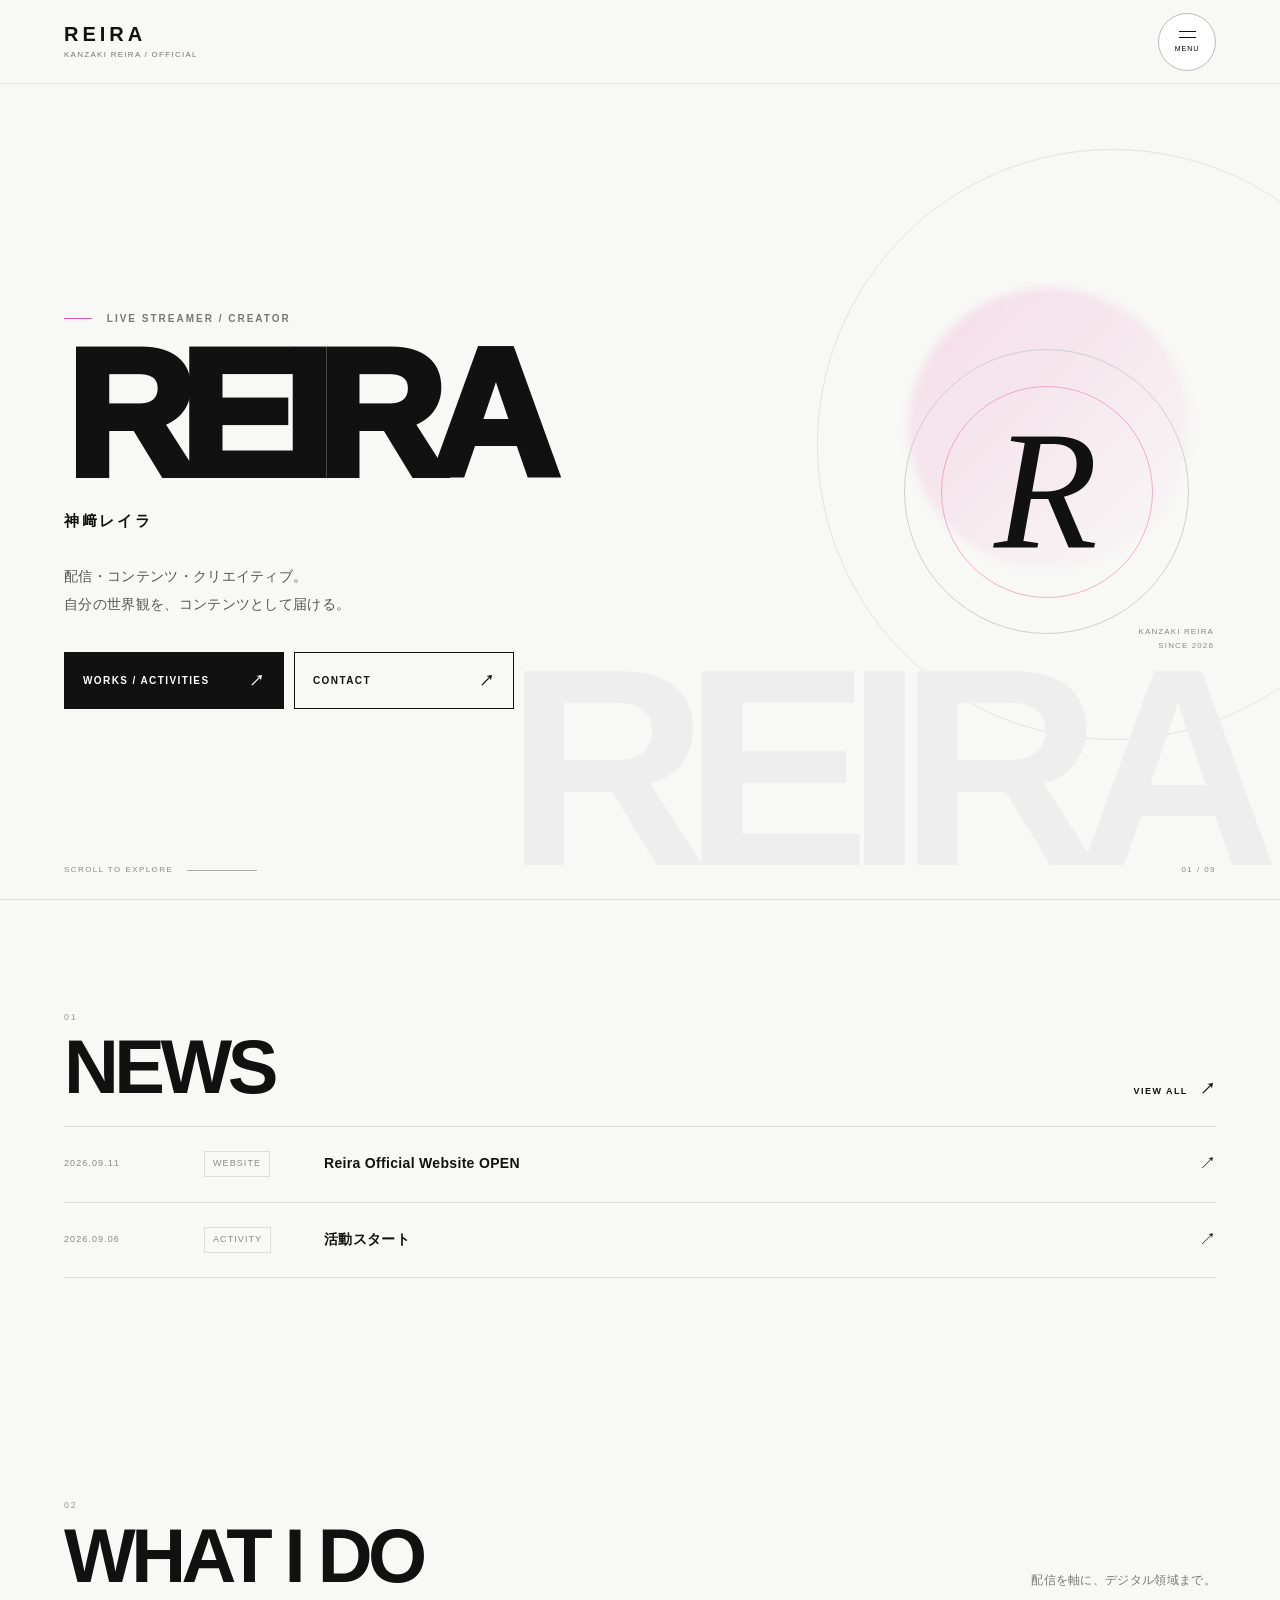
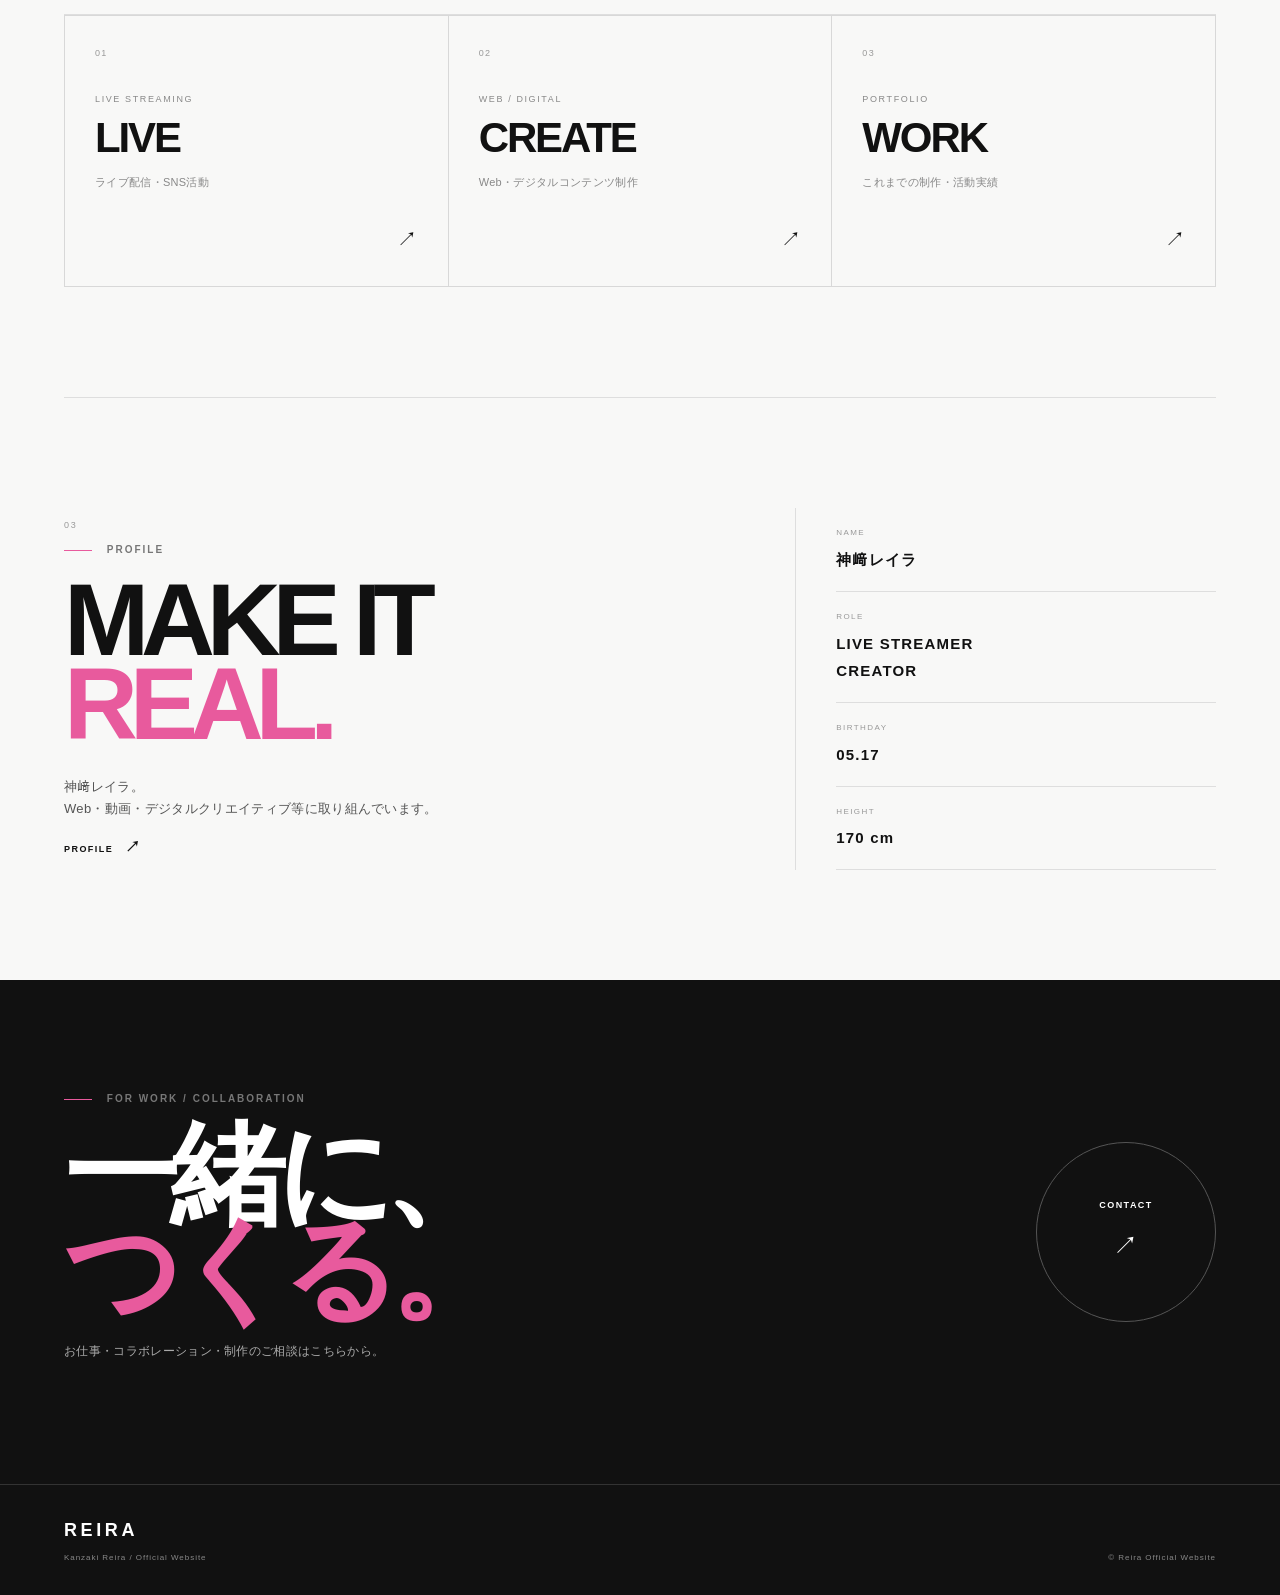
<file: index.html>
<!DOCTYPE html>
<html lang="ja">
<head>
    <meta charset="UTF-8">
    <meta name="viewport" content="width=device-width, initial-scale=1.0">
    <meta name="description" content="神﨑レイラ Official Website｜LIVE STREAMER / CREATOR">
    <title>Reira | Official Website</title>
    <link rel="stylesheet" href="index.css">
</head>
<body>

<header class="site-header">
    <a href="index.html" class="brand" aria-label="Reira Official Website">
        <span class="brand-main">REIRA</span>
        <span class="brand-sub">KANZAKI REIRA / OFFICIAL</span>
    </a>

    <button class="menu-button" type="button" aria-label="メニューを開く" aria-expanded="false">
        <span></span><span></span>
        <small>MENU</small>
    </button>

    <nav class="menu-panel" aria-label="メインメニュー">
        <a href="index.html"><b>01</b>TOP</a>
        <a href="profile.html"><b>02</b>PROFILE</a>
        <a href="blog.html"><b>03</b>BLOG</a>
        <a href="news.html"><b>04</b>NEWS</a>
        <a href="schedule.html"><b>05</b>SCHEDULE</a>
        <a href="works.html"><b>06</b>WORKS / ACTIVITIES</a>
        <a href="portfolio.html"><b>07</b>PORTFOLIO</a>
        <a href="sns.html"><b>08</b>SNS</a>
        <a href="contact.html"><b>09</b>CONTACT</a>
    </nav>
</header>

<main>

    <section class="hero">
        <div class="hero-bg-text" aria-hidden="true">REIRA</div>

        <div class="hero-inner">
            <div class="hero-copy">
                <p class="eyebrow"><span></span> LIVE STREAMER / CREATOR</p>
                <h1>REIRA</h1>
                <p class="hero-name">神﨑レイラ</p>

                <p class="hero-lead">
                    配信・コンテンツ・クリエイティブ。<br>
                    自分の世界観を、コンテンツとして届ける。
                </p>

                <div class="hero-actions">
                    <a href="works.html" class="btn btn-dark">WORKS / ACTIVITIES <span>↗</span></a>
                    <a href="contact.html" class="btn btn-line">CONTACT <span>↗</span></a>
                </div>
            </div>

            <div class="hero-mark" aria-hidden="true">
                <div class="mark-ring"></div>
                <div class="mark-letter">R</div>
                <div class="mark-caption">Kanzaki Reira<br>Since 2026</div>
            </div>
        </div>

        <div class="hero-bottom">
            <span>SCROLL TO EXPLORE</span>
            <span class="scroll-line"></span>
            <span>01 / 09</span>
        </div>
    </section>

    <section class="updates section">
        <div class="section-head">
            <div>
                <p class="section-index">01</p>
                <h2>NEWS</h2>
            </div>
            <a href="news.html" class="view-all">VIEW ALL <span>↗</span></a>
        </div>

        <div class="news-list">
            <a class="news-item" href="news.html">
                <time datetime="2026-09-11">2026.09.11</time>
                <span class="news-tag">WEBSITE</span>
                <strong>Reira Official Website OPEN</strong>
                <span class="arrow">↗</span>
            </a>
            <a class="news-item" href="news.html">
                <time datetime="2026-09-06">2026.09.06</time>
                <span class="news-tag">ACTIVITY</span>
                <strong>活動スタート</strong>
                <span class="arrow">↗</span>
            </a>
        </div>
    </section>

    <section class="what section">
        <div class="section-head">
            <div>
                <p class="section-index">02</p>
                <h2>WHAT I DO</h2>
            </div>
            <p class="section-note">配信を軸に、デジタル領域まで。</p>
        </div>

        <div class="service-grid">
            <a href="works.html" class="service-card">
                <span class="service-no">01</span>
                <div>
                    <p>LIVE STREAMING</p>
                    <h3>LIVE</h3>
                    <span>ライブ配信・SNS活動</span>
                </div>
                <span class="service-arrow">↗</span>
            </a>

            <a href="works.html" class="service-card">
                <span class="service-no">02</span>
                <div>
                    <p>WEB / DIGITAL</p>
                    <h3>CREATE</h3>
                    <span>Web・デジタルコンテンツ制作</span>
                </div>
                <span class="service-arrow">↗</span>
            </a>

            <a href="portfolio.html" class="service-card">
                <span class="service-no">03</span>
                <div>
                    <p>PORTFOLIO</p>
                    <h3>WORK</h3>
                    <span>これまでの制作・活動実績</span>
                </div>
                <span class="service-arrow">↗</span>
            </a>
        </div>
    </section>

    <section class="about section">
        <div class="about-copy">
            <p class="section-index">03</p>
            <p class="eyebrow"><span></span> PROFILE</p>
            <h2>MAKE IT<br><em>REAL.</em></h2>
            <p>
                神﨑レイラ。<br>
                Web・動画・デジタルクリエイティブ等に取り組んでいます。
            </p>
            <a href="profile.html" class="text-link">PROFILE <span>↗</span></a>
        </div>

        <div class="profile-mini">
            <div><small>NAME</small><strong>神﨑レイラ</strong></div>
            <div><small>ROLE</small><strong>LIVE STREAMER<br>CREATOR</strong></div>
            <div><small>BIRTHDAY</small><strong>05.17</strong></div>
            <div><small>HEIGHT</small><strong>170 cm</strong></div>
        </div>
    </section>

    <section class="work-cta">
        <div>
            <p class="eyebrow"><span></span> FOR WORK / COLLABORATION</p>
            <h2>一緒に、<br><em>つくる。</em></h2>
            <p>お仕事・コラボレーション・制作のご相談はこちらから。</p>
        </div>
        <a href="contact.html" class="cta-circle">
            <span>CONTACT</span>
            <b>↗</b>
        </a>
    </section>

</main>

<footer class="site-footer">
    <div>
        <strong>REIRA</strong>
        <span>Kanzaki Reira / Official Website</span>
    </div>
    <small>© Reira Official Website</small>
</footer>

<script>
document.addEventListener("DOMContentLoaded", () => {
    const button = document.querySelector(".menu-button");
    const panel = document.querySelector(".menu-panel");
    if (!button || !panel) return;

    button.addEventListener("click", (e) => {
        e.stopPropagation();
        const open = panel.classList.toggle("open");
        button.setAttribute("aria-expanded", String(open));
    });

    panel.addEventListener("click", (e) => e.stopPropagation());

    document.addEventListener("click", () => {
        panel.classList.remove("open");
        button.setAttribute("aria-expanded", "false");
    });

    document.addEventListener("keydown", (e) => {
        if (e.key === "Escape") {
            panel.classList.remove("open");
            button.setAttribute("aria-expanded", "false");
        }
    });
});
</script>
</body>
</html>
</file>
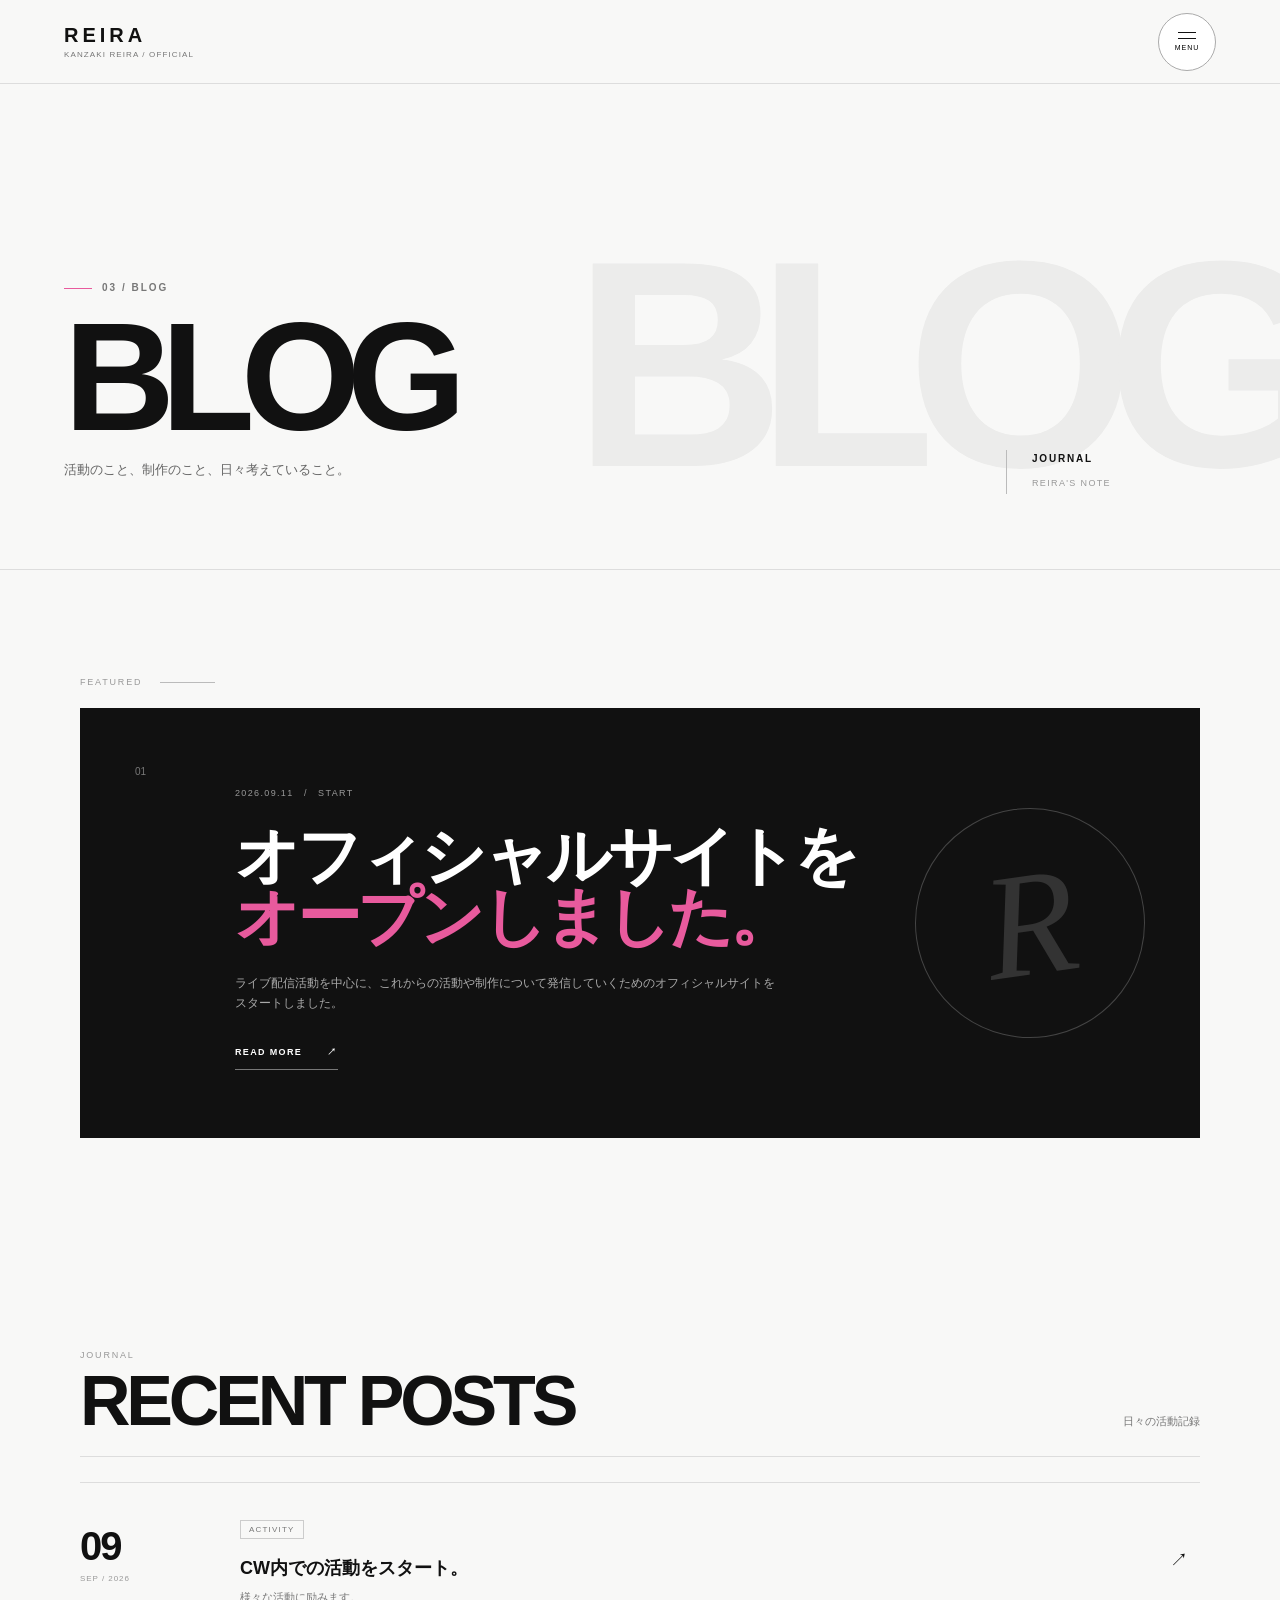
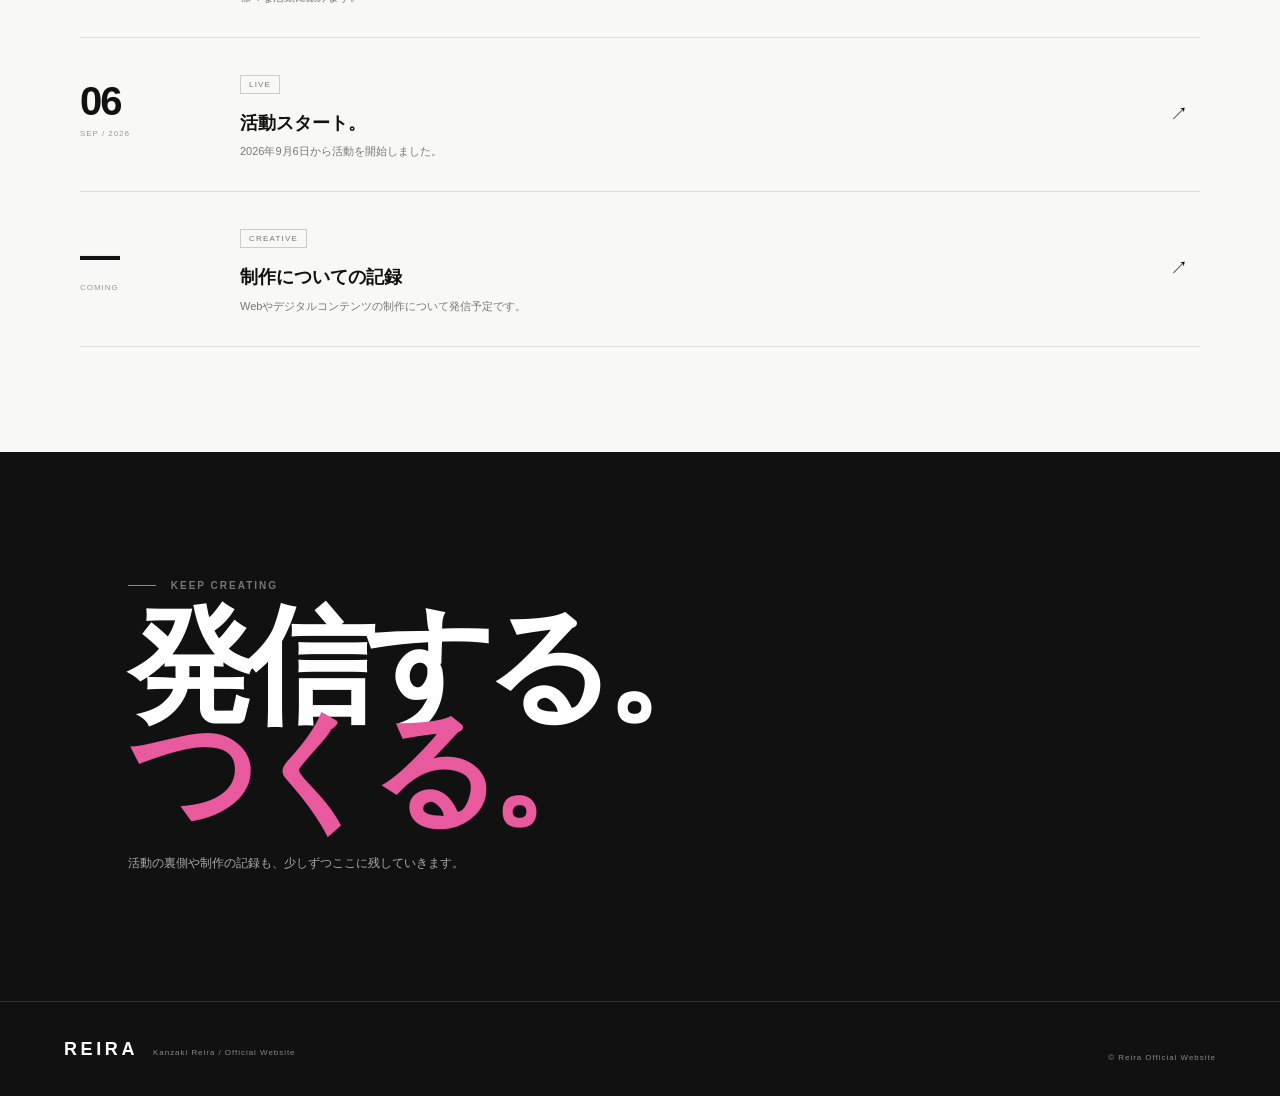
<file: blog.html>
<!DOCTYPE html>
<html lang="ja">
<head>
<meta charset="UTF-8">
<meta name="viewport" content="width=device-width, initial-scale=1.0">
<meta name="description" content="神﨑レイラ Blog｜活動・制作・日々の発信">
<title>BLOG | Reira Official Website</title>
<link rel="stylesheet" href="blog.css">
</head>
<body>
<header class="site-header">
<a href="index.html" class="brand"><span class="brand-main">REIRA</span><span class="brand-sub">KANZAKI REIRA / OFFICIAL</span></a>
<button class="menu-button" type="button" aria-label="メニュー" aria-expanded="false"><span></span><span></span><small>MENU</small></button>
<nav class="menu-panel">
<a href="index.html"><b>01</b>TOP</a><a href="profile.html"><b>02</b>PROFILE</a><a href="blog.html"><b>03</b>BLOG</a><a href="news.html"><b>04</b>NEWS</a><a href="schedule.html"><b>05</b>SCHEDULE</a><a href="works.html"><b>06</b>WORKS / ACTIVITIES</a><a href="portfolio.html"><b>07</b>PORTFOLIO</a><a href="sns.html"><b>08</b>SNS</a><a href="contact.html"><b>09</b>CONTACT</a>
</nav>
</header>

<main>
<section class="blog-hero">
<div><p class="eyebrow"><span></span>03 / BLOG</p><h1>BLOG</h1><p>活動のこと、制作のこと、日々考えていること。</p></div>
<div class="hero-count"><strong>JOURNAL</strong><span>REIRA'S NOTE</span></div>
</section>

<section class="featured">
<div class="section-label"><span>FEATURED</span><i></i></div>
<article class="featured-card">
<div class="featured-number">01</div>
<div class="featured-content">
<p class="meta">2026.09.11　/　START</p>
<h2>オフィシャルサイトを<br><em>オープンしました。</em></h2>
<p class="summary">ライブ配信活動を中心に、これからの活動や制作について発信していくためのオフィシャルサイトをスタートしました。</p>
<a href="#" class="read">READ MORE <span>↗</span></a>
</div>
<div class="featured-mark">R</div>
</article>
</section>

<section class="articles">
<div class="section-head"><div><p>JOURNAL</p><h2>RECENT POSTS</h2></div><span>日々の活動記録</span></div>
<div class="post-list">
<article class="post"><div class="post-date"><strong>09</strong><span>SEP / 2026</span></div><div class="post-body"><span class="tag">ACTIVITY</span><h3>CW内での活動をスタート。</h3><p>様々な活動に励みます。</p></div><span class="post-arrow">↗</span></article>
<article class="post"><div class="post-date"><strong>06</strong><span>SEP / 2026</span></div><div class="post-body"><span class="tag">LIVE</span><h3>活動スタート。</h3><p>2026年9月6日から活動を開始しました。</p></div><span class="post-arrow">↗</span></article>
<article class="post"><div class="post-date"><strong>—</strong><span>COMING</span></div><div class="post-body"><span class="tag">CREATIVE</span><h3>制作についての記録</h3><p>Webやデジタルコンテンツの制作について発信予定です。</p></div><span class="post-arrow">↗</span></article>
</div>
</section>

<section class="blog-message">
<p class="eyebrow"><span></span> KEEP CREATING</p>
<h2>発信する。<br><em>つくる。</em></h2>
<p>活動の裏側や制作の記録も、少しずつここに残していきます。</p>
</section>
</main>

<footer><div><strong>REIRA</strong><span>Kanzaki Reira / Official Website</span></div><small>© Reira Official Website</small></footer>

<script>
document.addEventListener("DOMContentLoaded",()=>{const b=document.querySelector(".menu-button"),p=document.querySelector(".menu-panel");b.addEventListener("click",e=>{e.stopPropagation();const o=p.classList.toggle("open");b.setAttribute("aria-expanded",o)});p.addEventListener("click",e=>e.stopPropagation());document.addEventListener("click",()=>{p.classList.remove("open");b.setAttribute("aria-expanded","false")})});
</script>
</body>
</html>
</file>
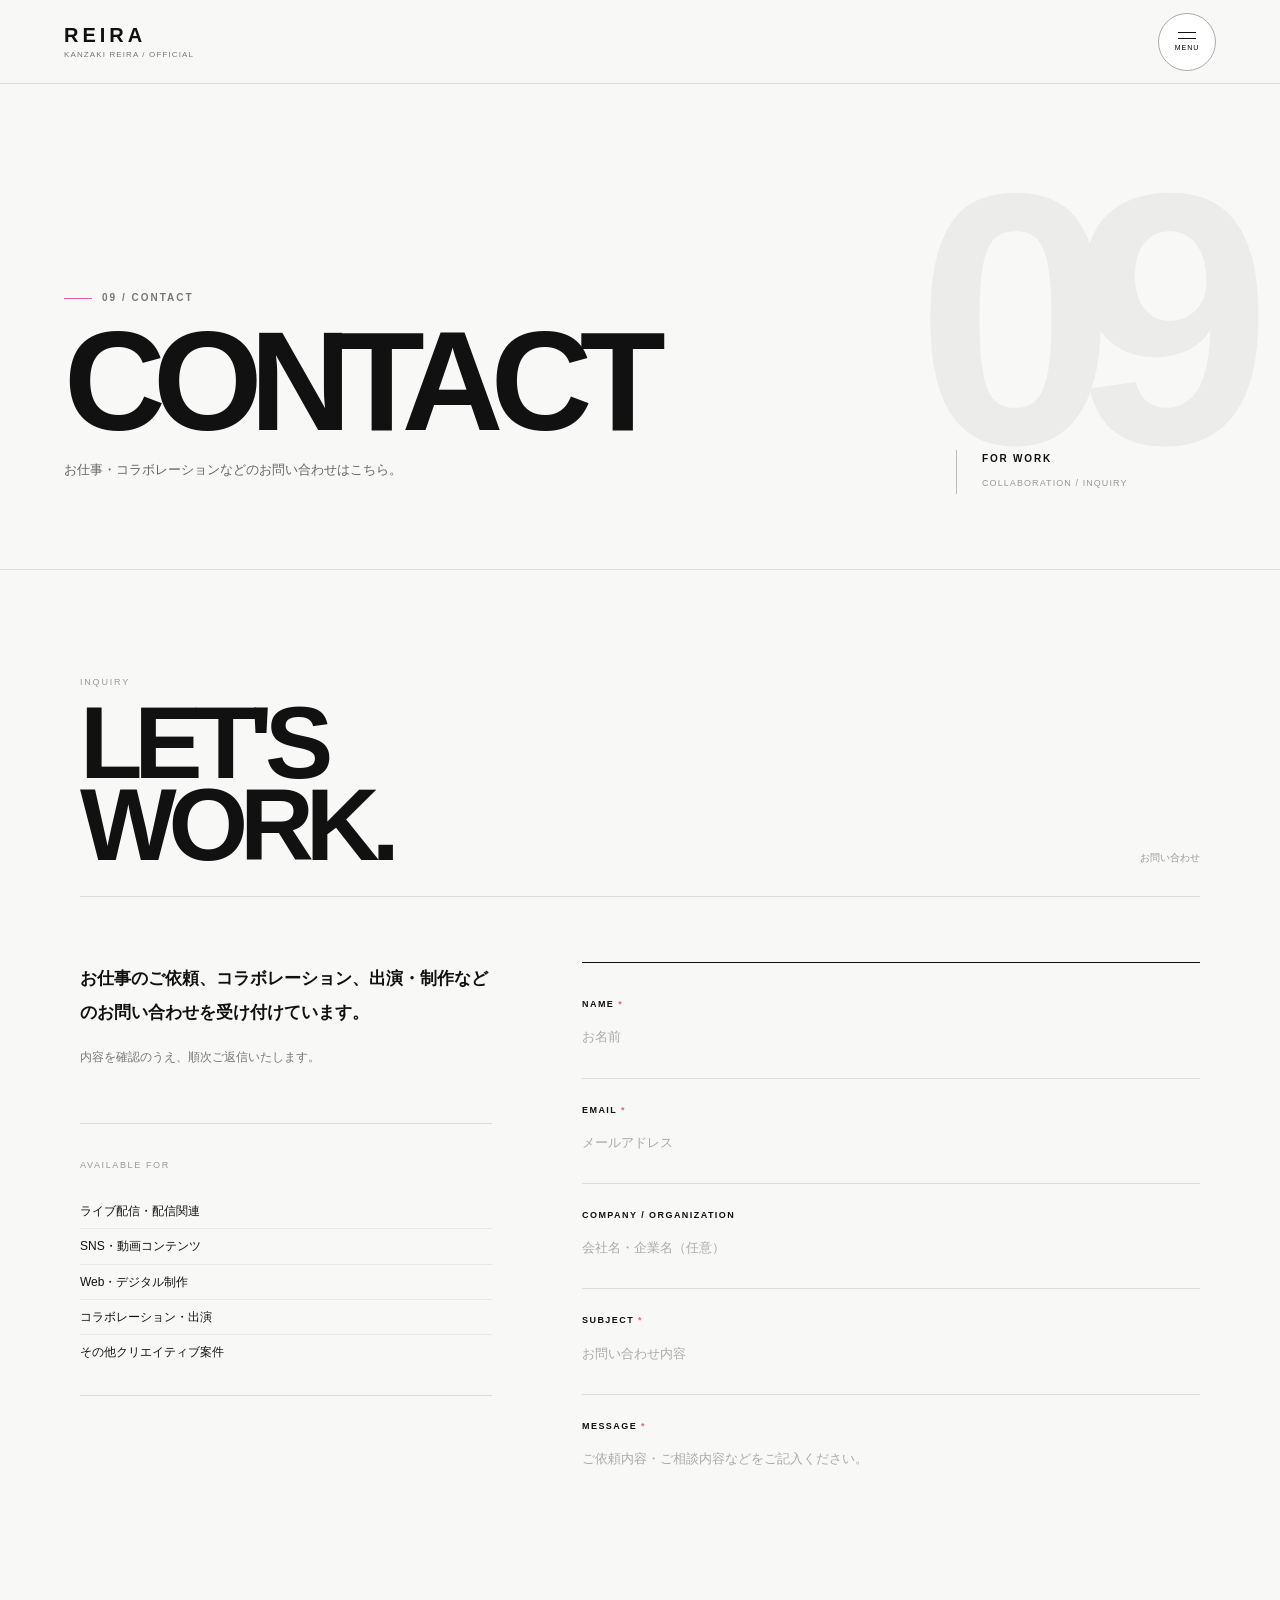
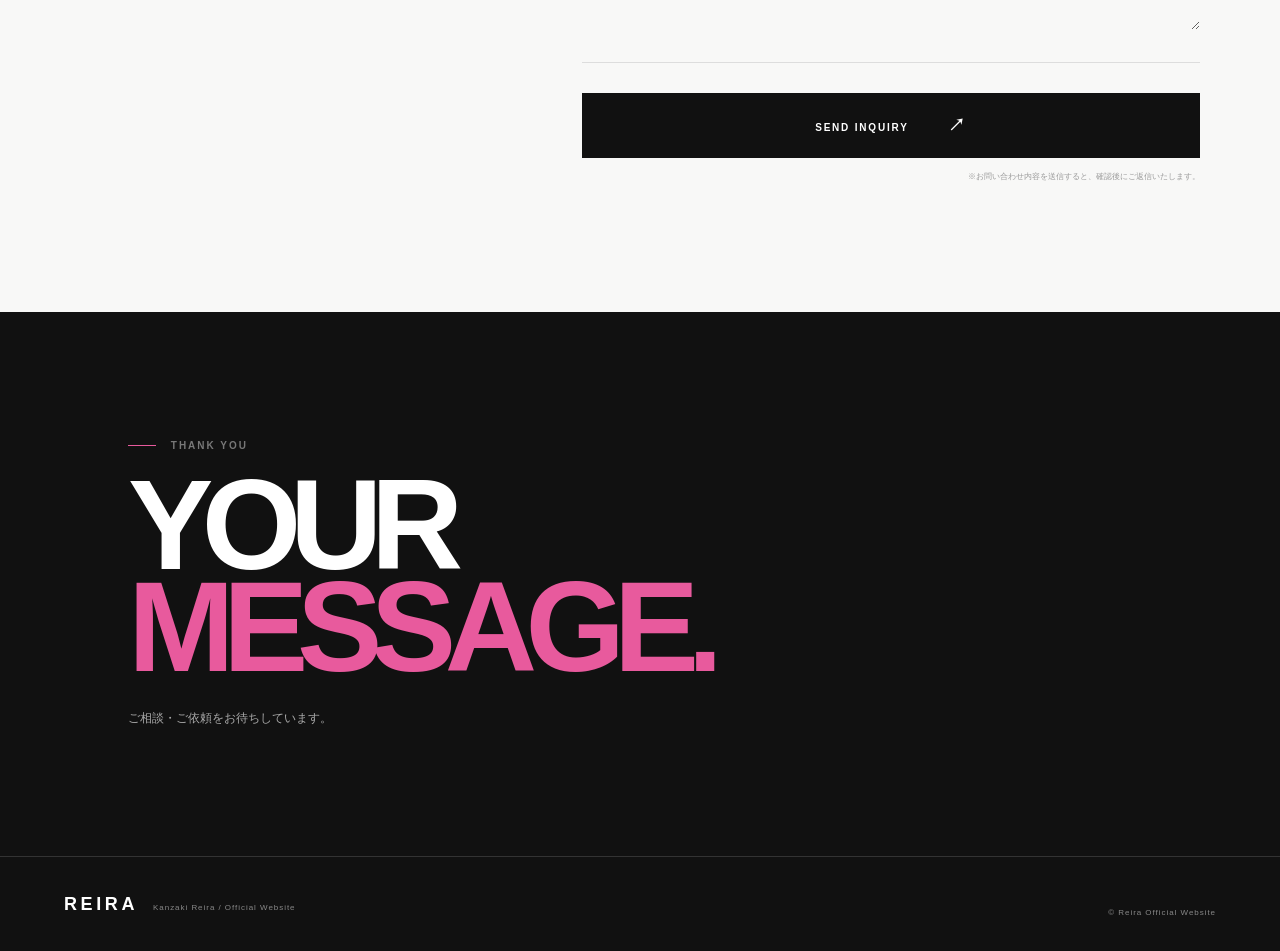
<file: contact.html>
<!DOCTYPE html>
<html lang="ja">
<head>
<meta charset="UTF-8">
<meta name="viewport" content="width=device-width, initial-scale=1.0">
<meta name="description" content="神﨑レイラ CONTACT｜お仕事・コラボレーションのお問い合わせ">
<title>CONTACT | Reira Official Website</title>
<link rel="stylesheet" href="contact.css">
</head>
<body>
<header class="site-header">
<a href="index.html" class="brand"><span class="brand-main">REIRA</span><span class="brand-sub">KANZAKI REIRA / OFFICIAL</span></a>
<button class="menu-button" type="button" aria-label="メニュー" aria-expanded="false"><span></span><span></span><small>MENU</small></button>
<nav class="menu-panel">
<a href="index.html"><b>01</b>TOP</a>
<a href="profile.html"><b>02</b>PROFILE</a>
<a href="blog.html"><b>03</b>BLOG</a>
<a href="news.html"><b>04</b>NEWS</a>
<a href="schedule.html"><b>05</b>SCHEDULE</a>
<a href="works.html"><b>06</b>WORKS / ACTIVITIES</a>
<a href="portfolio.html"><b>07</b>PORTFOLIO</a>
<a href="sns.html"><b>08</b>SNS</a>
<a href="contact.html"><b>09</b>CONTACT</a>
</nav>
</header>

<main>
<section class="hero">
<div>
<p class="eyebrow"><span></span>09 / CONTACT</p>
<h1>CONTACT</h1>
<p>お仕事・コラボレーションなどのお問い合わせはこちら。</p>
</div>
<div class="hero-side"><strong>FOR WORK</strong><span>COLLABORATION / INQUIRY</span></div>
</section>

<section class="contact-wrap">
<div class="section-head">
<div><p>INQUIRY</p><h2>LET'S<br>WORK.</h2></div>
<span>お問い合わせ</span>
</div>

<div class="contact-grid">
<div class="contact-info">
<p class="lead">お仕事のご依頼、コラボレーション、出演・制作などのお問い合わせを受け付けています。</p>
<p>内容を確認のうえ、順次ご返信いたします。</p>
<div class="info-box">
<span>AVAILABLE FOR</span>
<ul>
<li>ライブ配信・配信関連</li>
<li>SNS・動画コンテンツ</li>
<li>Web・デジタル制作</li>
<li>コラボレーション・出演</li>
<li>その他クリエイティブ案件</li>
</ul>
</div>
</div>

<form class="contact-form" action="https://formspree.io/f/xeaqdbel" method="POST">
<label><span>NAME <b>*</b></span><input type="text" name="name" placeholder="お名前" required></label>
<label><span>EMAIL <b>*</b></span><input type="email" name="email" placeholder="メールアドレス" required></label>
<label><span>COMPANY / ORGANIZATION</span><input type="text" name="company" placeholder="会社名・企業名（任意）"></label>
<label><span>SUBJECT <b>*</b></span><input type="text" name="subject" placeholder="お問い合わせ内容" required></label>
<label><span>MESSAGE <b>*</b></span><textarea name="message" rows="8" placeholder="ご依頼内容・ご相談内容などをご記入ください。" required></textarea></label>
<button class="submit-button" type="submit">SEND INQUIRY <span>↗</span></button>
<p class="form-note">※お問い合わせ内容を送信すると、確認後にご返信いたします。</p>
</form>
</div>
</section>

<section class="contact-bottom">
<p class="eyebrow"><span></span> THANK YOU</p>
<h2>YOUR<br><em>MESSAGE.</em></h2>
<p>ご相談・ご依頼をお待ちしています。</p>
</section>
</main>

<footer>
<div><strong>REIRA</strong><span>Kanzaki Reira / Official Website</span></div>
<small>© Reira Official Website</small>
</footer>

<script>
document.addEventListener("DOMContentLoaded",()=>{
const button=document.querySelector(".menu-button");
const panel=document.querySelector(".menu-panel");
button.addEventListener("click",e=>{
e.stopPropagation();
const opened=panel.classList.toggle("open");
button.setAttribute("aria-expanded",opened);
});
panel.addEventListener("click",e=>e.stopPropagation());
document.addEventListener("click",()=>{
panel.classList.remove("open");
button.setAttribute("aria-expanded","false");
});
});
</script>
</body>
</html>
</file>
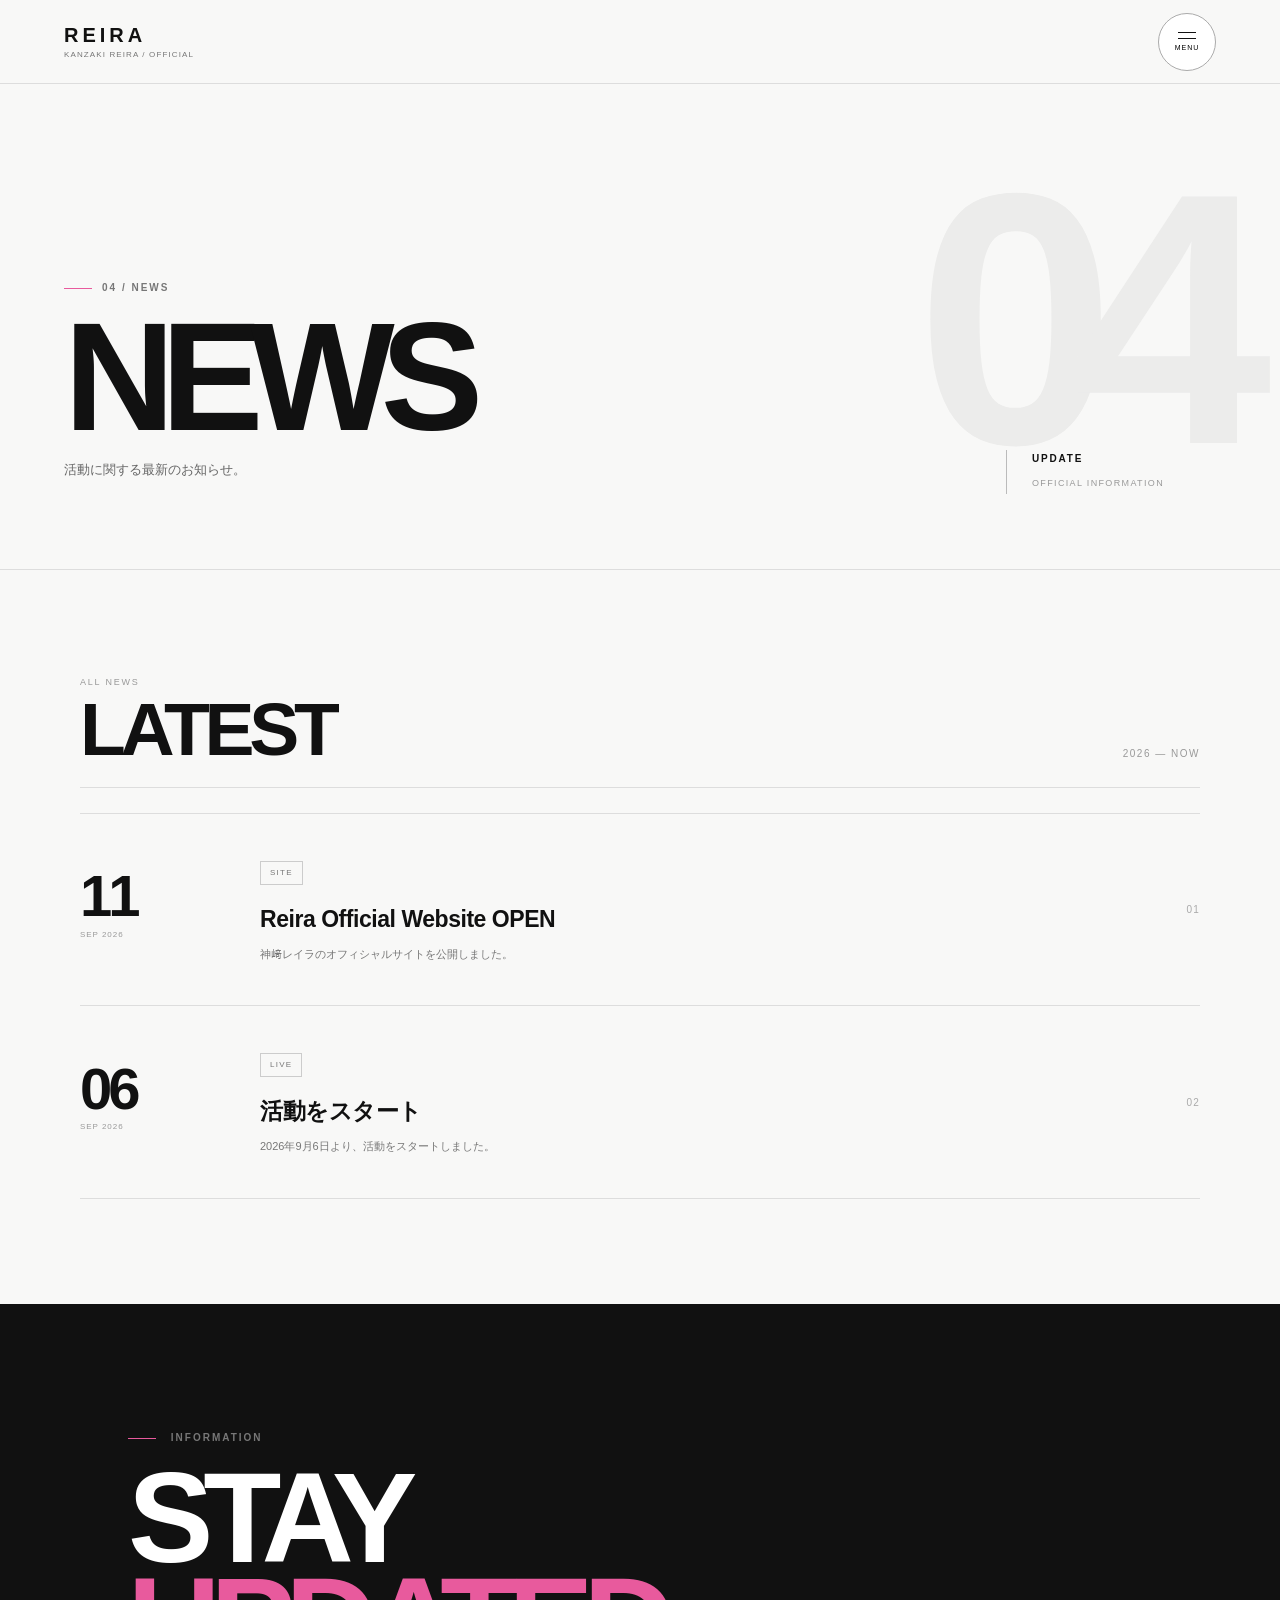
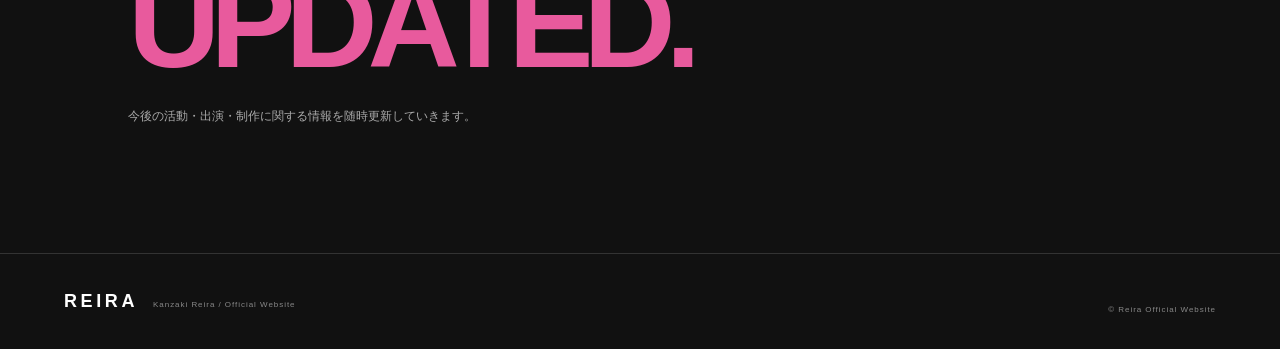
<file: news.html>
<!DOCTYPE html>
<html lang="ja">
<head>
<meta charset="UTF-8">
<meta name="viewport" content="width=device-width, initial-scale=1.0">
<meta name="description" content="神﨑レイラ NEWS｜最新のお知らせ">
<title>NEWS | Reira Official Website</title>
<link rel="stylesheet" href="news.css">
</head>
<body>
<header class="site-header">
<a href="index.html" class="brand"><span class="brand-main">REIRA</span><span class="brand-sub">KANZAKI REIRA / OFFICIAL</span></a>
<button class="menu-button" type="button" aria-label="メニュー" aria-expanded="false"><span></span><span></span><small>MENU</small></button>
<nav class="menu-panel">
<a href="index.html"><b>01</b>TOP</a><a href="profile.html"><b>02</b>PROFILE</a><a href="blog.html"><b>03</b>BLOG</a><a href="news.html"><b>04</b>NEWS</a><a href="schedule.html"><b>05</b>SCHEDULE</a><a href="works.html"><b>06</b>WORKS / ACTIVITIES</a><a href="portfolio.html"><b>07</b>PORTFOLIO</a><a href="sns.html"><b>08</b>SNS</a><a href="contact.html"><b>09</b>CONTACT</a>
</nav>
</header>

<main>
<section class="hero">
<div><p class="eyebrow"><span></span>04 / NEWS</p><h1>NEWS</h1><p>活動に関する最新のお知らせ。</p></div>
<div class="hero-side"><strong>UPDATE</strong><span>OFFICIAL INFORMATION</span></div>
</section>

<section class="news-wrap">
<div class="news-head"><div><p>ALL NEWS</p><h2>LATEST</h2></div><span>2026 — NOW</span></div>
<div class="news-list">
<article class="news-item">
<div class="date"><strong>11</strong><span>SEP 2026</span></div>
<div class="info"><span class="category">SITE</span><h3>Reira Official Website OPEN</h3><p>神﨑レイラのオフィシャルサイトを公開しました。</p></div><div class="mark">01</div>
</article>
<article class="news-item">
<div class="date"><strong>06</strong><span>SEP 2026</span></div>
<div class="info"><span class="category">LIVE</span><h3>活動をスタート</h3><p>2026年9月6日より、活動をスタートしました。</p></div><div class="mark">02</div>
</article>
</div>
</section>

<section class="notice">
<p class="eyebrow"><span></span> INFORMATION</p>
<h2>STAY<br><em>UPDATED.</em></h2>
<p>今後の活動・出演・制作に関する情報を随時更新していきます。</p>
</section>
</main>

<footer><div><strong>REIRA</strong><span>Kanzaki Reira / Official Website</span></div><small>© Reira Official Website</small></footer>
<script>
document.addEventListener("DOMContentLoaded",()=>{const b=document.querySelector(".menu-button"),p=document.querySelector(".menu-panel");b.addEventListener("click",e=>{e.stopPropagation();const o=p.classList.toggle("open");b.setAttribute("aria-expanded",o)});p.addEventListener("click",e=>e.stopPropagation());document.addEventListener("click",()=>{p.classList.remove("open");b.setAttribute("aria-expanded","false")})});
</script>
</body>
</html>
</file>
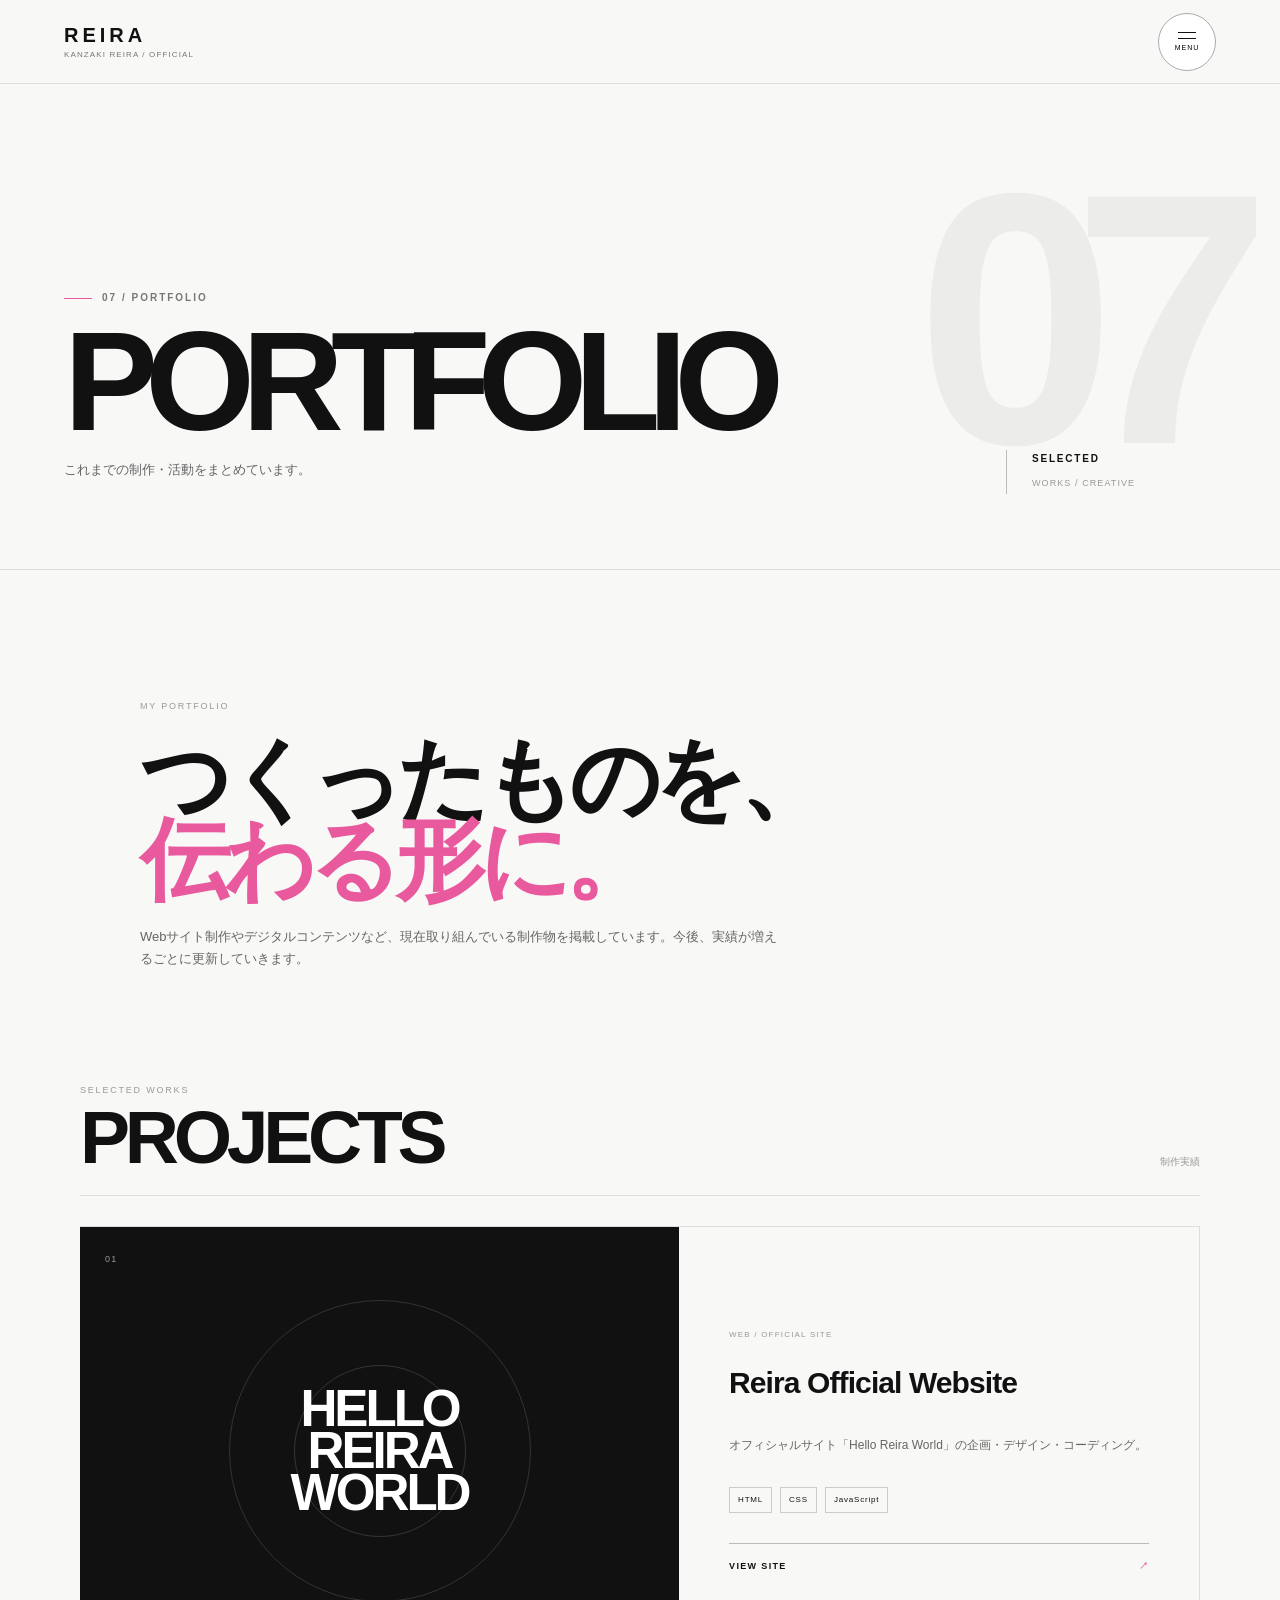
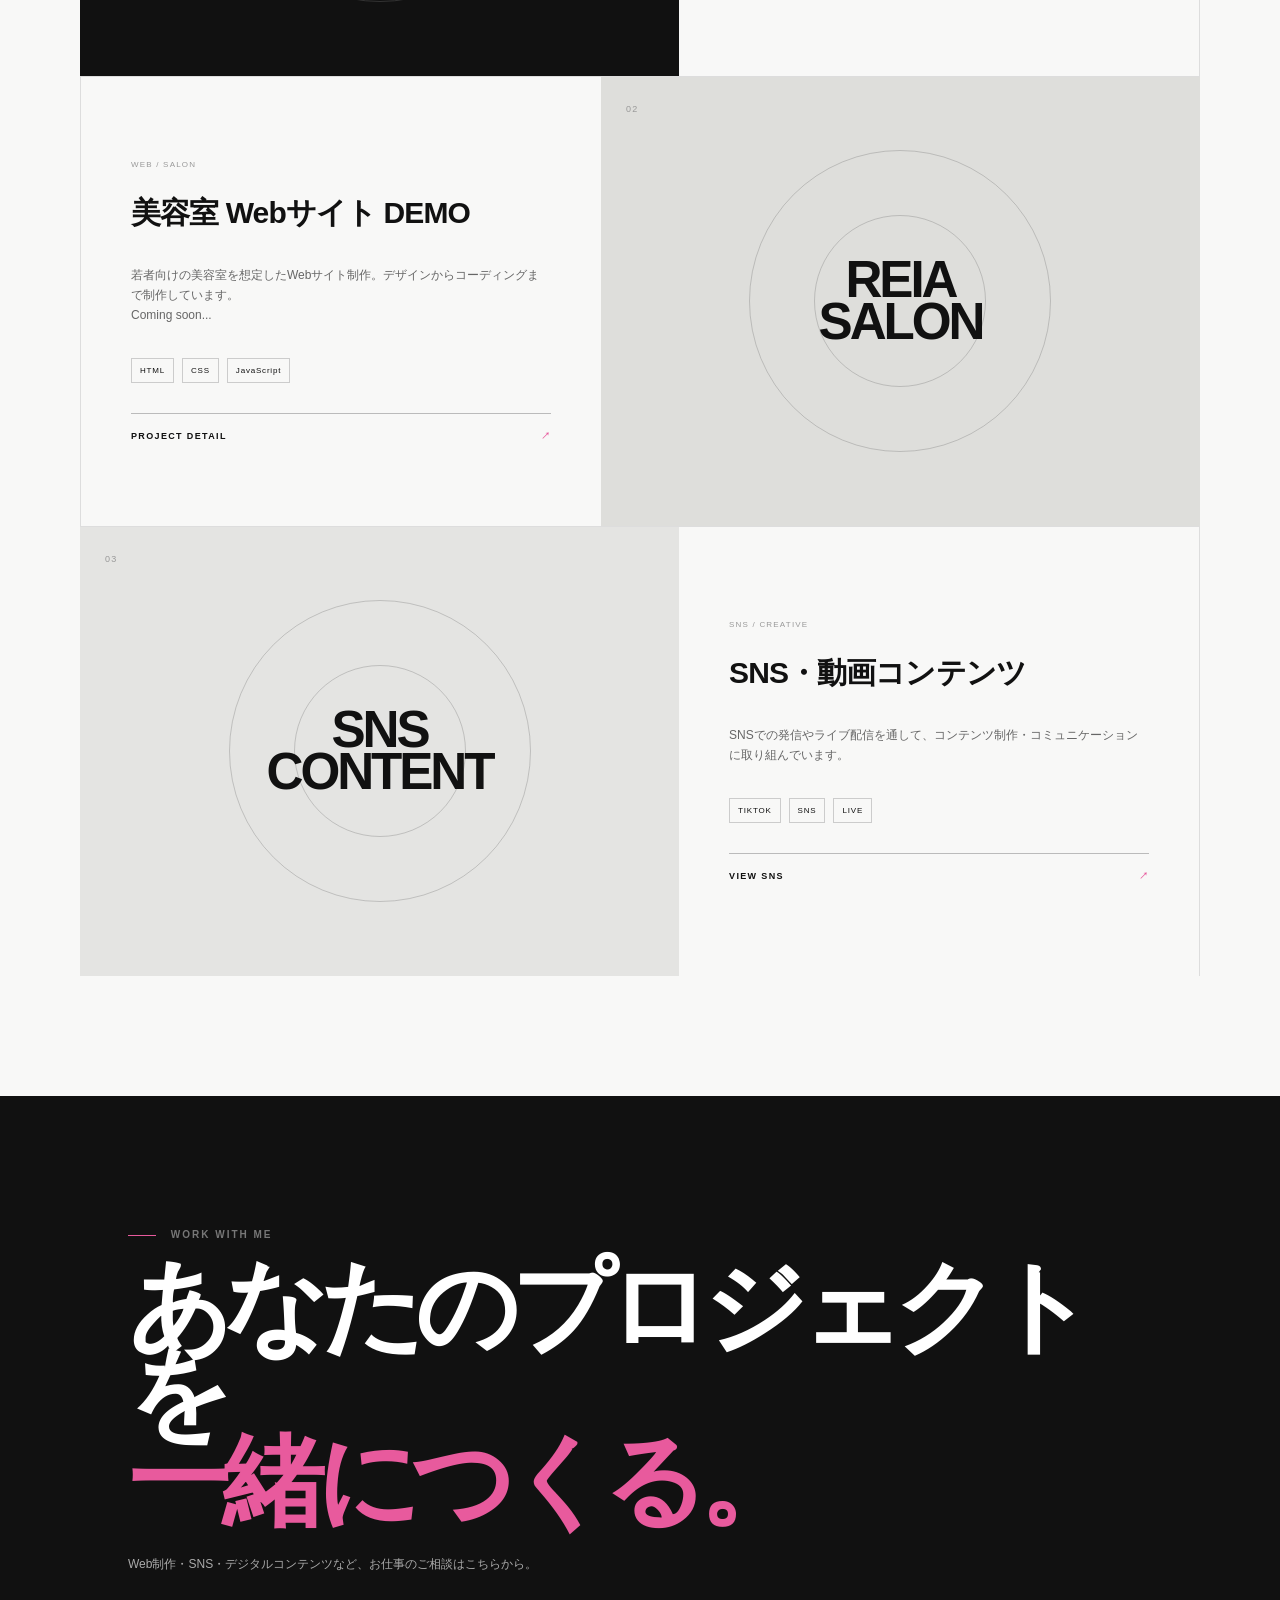
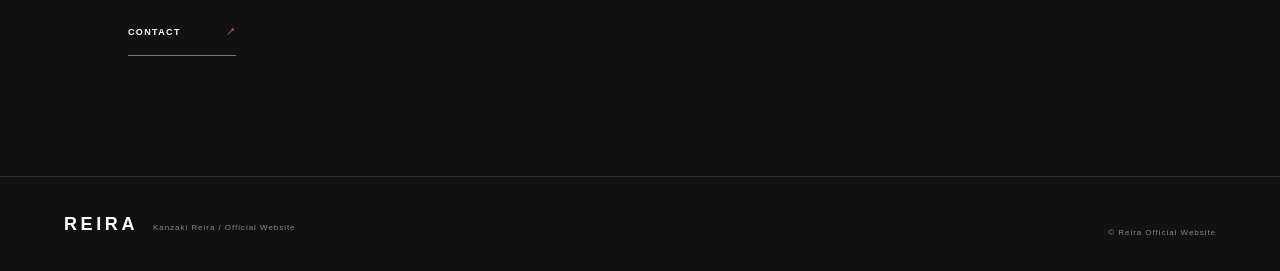
<file: portfolio.html>
<!DOCTYPE html>
<html lang="ja">
<head>
<meta charset="UTF-8">
<meta name="viewport" content="width=device-width, initial-scale=1.0">
<meta name="description" content="神﨑レイラ PORTFOLIO｜Web・デジタル・クリエイティブ制作実績">
<title>PORTFOLIO | Reira Official Website</title>
<link rel="stylesheet" href="portfolio.css">
</head>
<body>
<header class="site-header">
<a href="index.html" class="brand"><span class="brand-main">REIRA</span><span class="brand-sub">KANZAKI REIRA / OFFICIAL</span></a>
<button class="menu-button" type="button" aria-label="メニュー" aria-expanded="false"><span></span><span></span><small>MENU</small></button>
<nav class="menu-panel">
<a href="index.html"><b>01</b>TOP</a><a href="profile.html"><b>02</b>PROFILE</a><a href="blog.html"><b>03</b>BLOG</a><a href="news.html"><b>04</b>NEWS</a><a href="schedule.html"><b>05</b>SCHEDULE</a><a href="works.html"><b>06</b>WORKS / ACTIVITIES</a><a href="portfolio.html"><b>07</b>PORTFOLIO</a><a href="sns.html"><b>08</b>SNS</a><a href="contact.html"><b>09</b>CONTACT</a>
</nav>
</header>

<main>
<section class="hero">
<div><p class="eyebrow"><span></span>07 / PORTFOLIO</p><h1>PORTFOLIO</h1><p>これまでの制作・活動をまとめています。</p></div>
<div class="hero-side"><strong>SELECTED</strong><span>WORKS / CREATIVE</span></div>
</section>

<section class="portfolio-intro">
<p class="label">MY PORTFOLIO</p>
<h2>つくったものを、<br><em>伝わる形に。</em></h2>
<p>Webサイト制作やデジタルコンテンツなど、現在取り組んでいる制作物を掲載しています。今後、実績が増えるごとに更新していきます。</p>
</section>

<section class="projects">
<div class="section-head"><div><p>SELECTED WORKS</p><h2>PROJECTS</h2></div><span>制作実績</span></div>

<div class="project-list">
<article class="project">
<div class="project-visual visual-one"><span>01</span><strong>HELLO<br>REIRA<br>WORLD</strong></div>
<div class="project-info"><span class="category">WEB / OFFICIAL SITE</span><h3>Reira Official Website</h3><p>オフィシャルサイト「Hello Reira World」の企画・デザイン・コーディング。</p><ul><li>HTML</li><li>CSS</li><li>JavaScript</li></ul><a href="index.html">VIEW SITE <b>↗</b></a></div>
</article>

<article class="project reverse">
<div class="project-visual visual-two"><span>02</span><strong>REIA<br>SALON</strong></div>
<div class="project-info"><span class="category">WEB / SALON</span><h3>美容室 Webサイト DEMO</h3><p>若者向けの美容室を想定したWebサイト制作。デザインからコーディングまで制作しています。<br>Coming soon...</p><ul><li>HTML</li><li>CSS</li><li>JavaScript</li></ul><a href="#">PROJECT DETAIL <b>↗</b></a></div>
</article>

<article class="project">
<div class="project-visual visual-three"><span>03</span><strong>SNS<br>CONTENT</strong></div>
<div class="project-info"><span class="category">SNS / CREATIVE</span><h3>SNS・動画コンテンツ</h3><p>SNSでの発信やライブ配信を通して、コンテンツ制作・コミュニケーションに取り組んでいます。</p><ul><li>TIKTOK</li><li>SNS</li><li>LIVE</li></ul><a href="sns.html">VIEW SNS <b>↗</b></a></div>
</article>
</div>
</section>

<section class="portfolio-cta">
<p class="eyebrow"><span></span> WORK WITH ME</p>
<h2>あなたのプロジェクトを<br><em>一緒につくる。</em></h2>
<p>Web制作・SNS・デジタルコンテンツなど、お仕事のご相談はこちらから。</p>
<a href="contact.html">CONTACT <span>↗</span></a>
</section>
</main>

<footer><div><strong>REIRA</strong><span>Kanzaki Reira / Official Website</span></div><small>© Reira Official Website</small></footer>
<script>
document.addEventListener("DOMContentLoaded",()=>{const b=document.querySelector(".menu-button"),p=document.querySelector(".menu-panel");b.addEventListener("click",e=>{e.stopPropagation();const o=p.classList.toggle("open");b.setAttribute("aria-expanded",o)});p.addEventListener("click",e=>e.stopPropagation());document.addEventListener("click",()=>{p.classList.remove("open");b.setAttribute("aria-expanded","false")})});
</script>
</body>
</html>
</file>
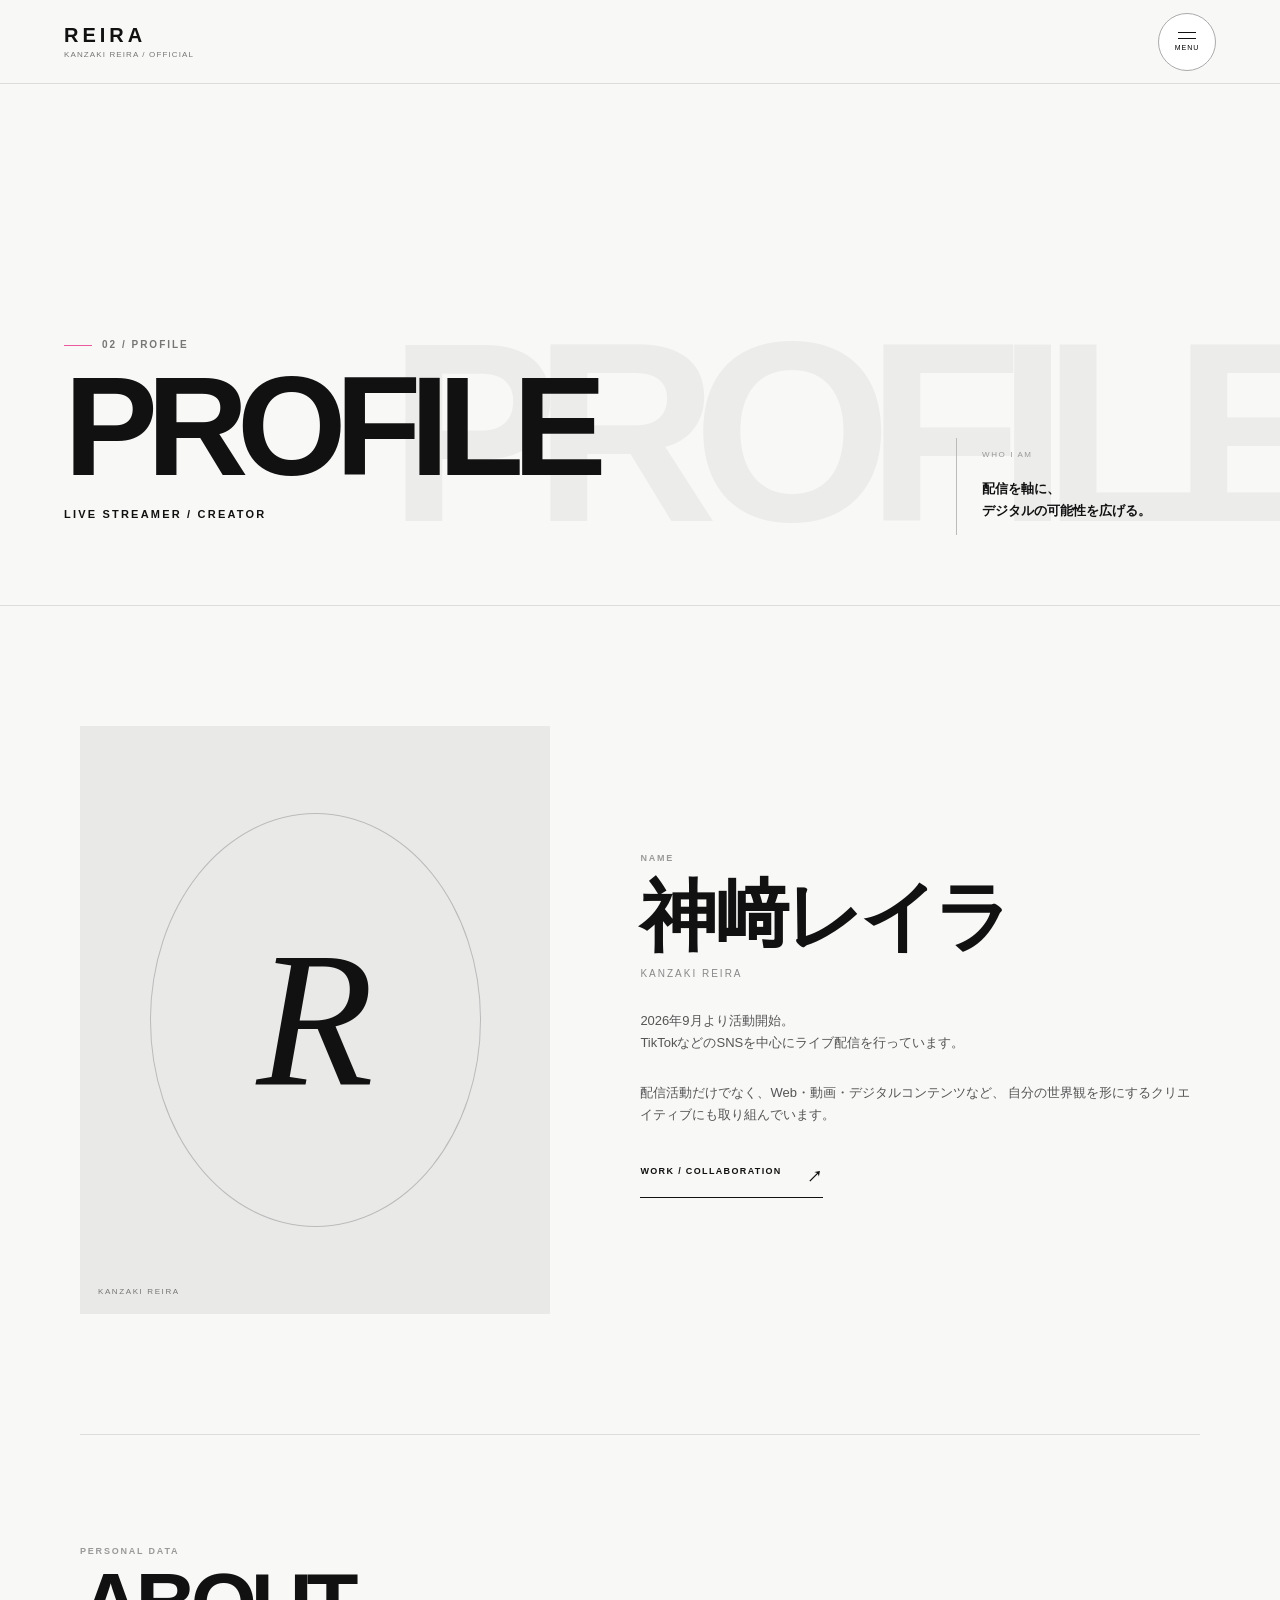
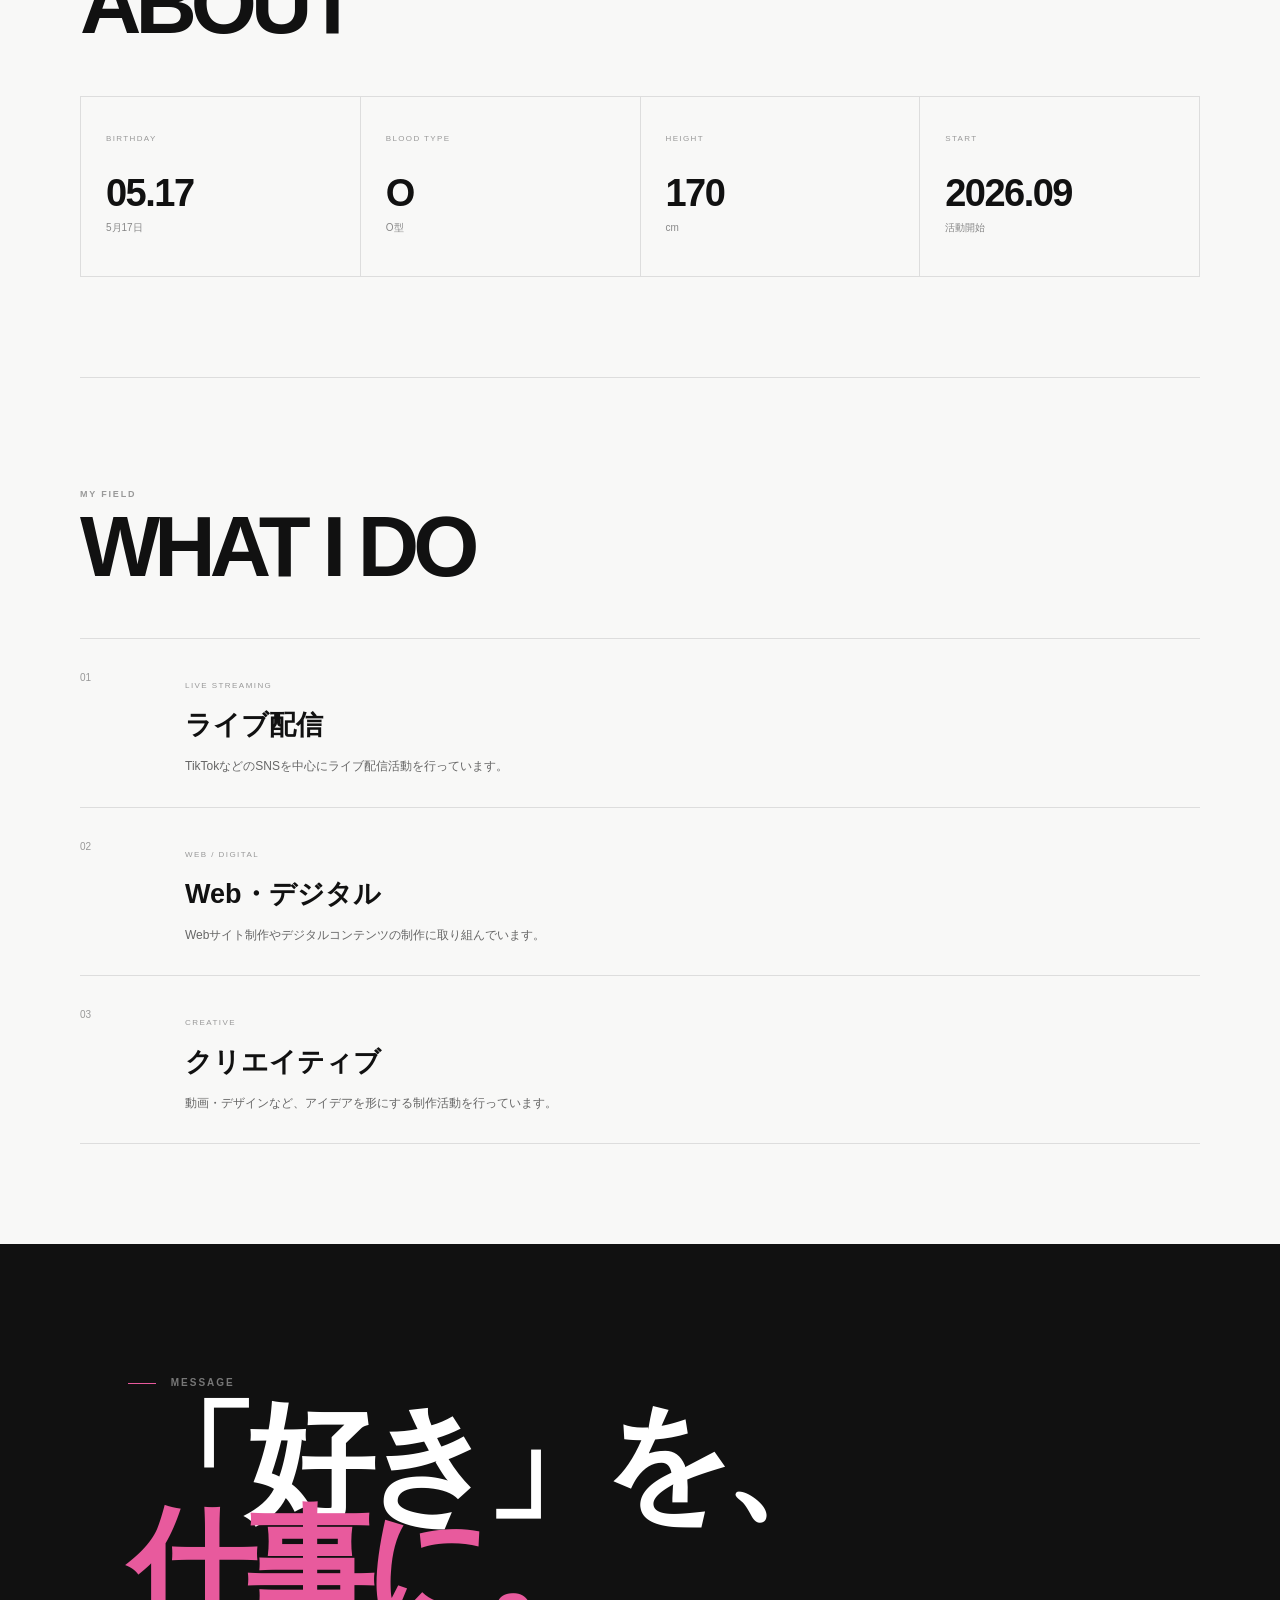
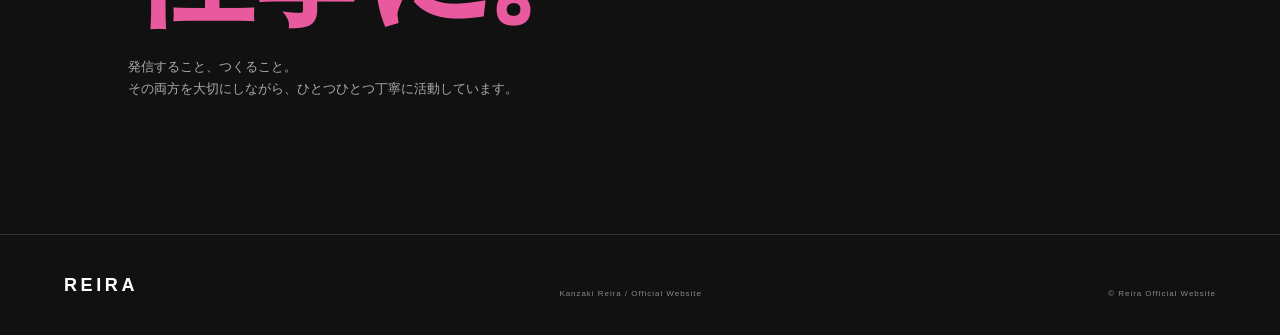
<file: profile.html>
<!DOCTYPE html>
<html lang="ja">
<head>
<meta charset="UTF-8">
<meta name="viewport" content="width=device-width, initial-scale=1.0">
<meta name="description" content="神﨑レイラ Profile｜LIVE STREAMER / CREATOR">
<title>PROFILE | Reira Official Website</title>
<link rel="stylesheet" href="profile.css">
</head>
<body>

<header class="site-header">
    <a href="index.html" class="brand">
        <span class="brand-main">REIRA</span>
        <span class="brand-sub">KANZAKI REIRA / OFFICIAL</span>
    </a>
    <button class="menu-button" type="button" aria-label="メニュー" aria-expanded="false">
        <span></span><span></span><small>MENU</small>
    </button>
    <nav class="menu-panel">
        <a href="index.html"><b>01</b>TOP</a>
        <a href="profile.html"><b>02</b>PROFILE</a>
        <a href="blog.html"><b>03</b>BLOG</a>
        <a href="news.html"><b>04</b>NEWS</a>
        <a href="schedule.html"><b>05</b>SCHEDULE</a>
        <a href="works.html"><b>06</b>WORKS / ACTIVITIES</a>
        <a href="portfolio.html"><b>07</b>PORTFOLIO</a>
        <a href="sns.html"><b>08</b>SNS</a>
        <a href="contact.html"><b>09</b>CONTACT</a>
    </nav>
</header>

<main>
<section class="profile-hero">
    <div>
        <p class="eyebrow"><span></span>02 / PROFILE</p>
        <h1>PROFILE</h1>
        <p class="lead">LIVE STREAMER / CREATOR</p>
    </div>
    <div class="hero-side">
        <span>WHO I AM</span>
        <p>配信を軸に、<br>デジタルの可能性を広げる。</p>
    </div>
</section>

<section class="identity">
    <div class="portrait">
        <div class="portrait-letter">R</div>
        <span>KANZAKI REIRA</span>
    </div>

    <div class="identity-content">
        <p class="label">NAME</p>
        <h2>神﨑レイラ</h2>
        <p class="en">KANZAKI REIRA</p>

        <p class="intro">
            2026年9月より活動開始。<br>
            TikTokなどのSNSを中心にライブ配信を行っています。
        </p>

        <p class="intro">
            配信活動だけでなく、Web・動画・デジタルコンテンツなど、
            自分の世界観を形にするクリエイティブにも取り組んでいます。
        </p>

        <a href="contact.html" class="work-link">WORK / COLLABORATION <span>↗</span></a>
    </div>
</section>

<section class="details">
    <div class="section-title">
        <p>PERSONAL DATA</p>
        <h2>ABOUT</h2>
    </div>

    <div class="data-grid">
        <div class="data"><small>BIRTHDAY</small><strong>05.17</strong><span>5月17日</span></div>
        <div class="data"><small>BLOOD TYPE</small><strong>O</strong><span>O型</span></div>
        <div class="data"><small>HEIGHT</small><strong>170</strong><span>cm</span></div>
        <div class="data"><small>START</small><strong>2026.09</strong><span>活動開始</span></div>
    </div>
</section>

<section class="role">
    <div class="section-title">
        <p>MY FIELD</p>
        <h2>WHAT I DO</h2>
    </div>

    <div class="role-list">
        <div class="role-item">
            <span>01</span>
            <div><small>LIVE STREAMING</small><h3>ライブ配信</h3><p>TikTokなどのSNSを中心にライブ配信活動を行っています。</p></div>
        </div>
        <div class="role-item">
            <span>02</span>
            <div><small>WEB / DIGITAL</small><h3>Web・デジタル</h3><p>Webサイト制作やデジタルコンテンツの制作に取り組んでいます。</p></div>
        </div>
        <div class="role-item">
            <span>03</span>
            <div><small>CREATIVE</small><h3>クリエイティブ</h3><p>動画・デザインなど、アイデアを形にする制作活動を行っています。</p></div>
        </div>
    </div>
</section>

<section class="message">
    <p class="eyebrow"><span></span> MESSAGE</p>
    <h2>「好き」を、<br><em>仕事に。</em></h2>
    <p>発信すること、つくること。<br>その両方を大切にしながら、ひとつひとつ丁寧に活動しています。</p>
</section>
</main>

<footer>
    <strong>REIRA</strong>
    <span>Kanzaki Reira / Official Website</span>
    <small>© Reira Official Website</small>
</footer>

<script>
document.addEventListener("DOMContentLoaded",()=>{
 const b=document.querySelector(".menu-button"),p=document.querySelector(".menu-panel");
 b.addEventListener("click",e=>{e.stopPropagation();const o=p.classList.toggle("open");b.setAttribute("aria-expanded",o)});
 p.addEventListener("click",e=>e.stopPropagation());
 document.addEventListener("click",()=>{p.classList.remove("open");b.setAttribute("aria-expanded","false")});
});
</script>
</body>
</html>
</file>
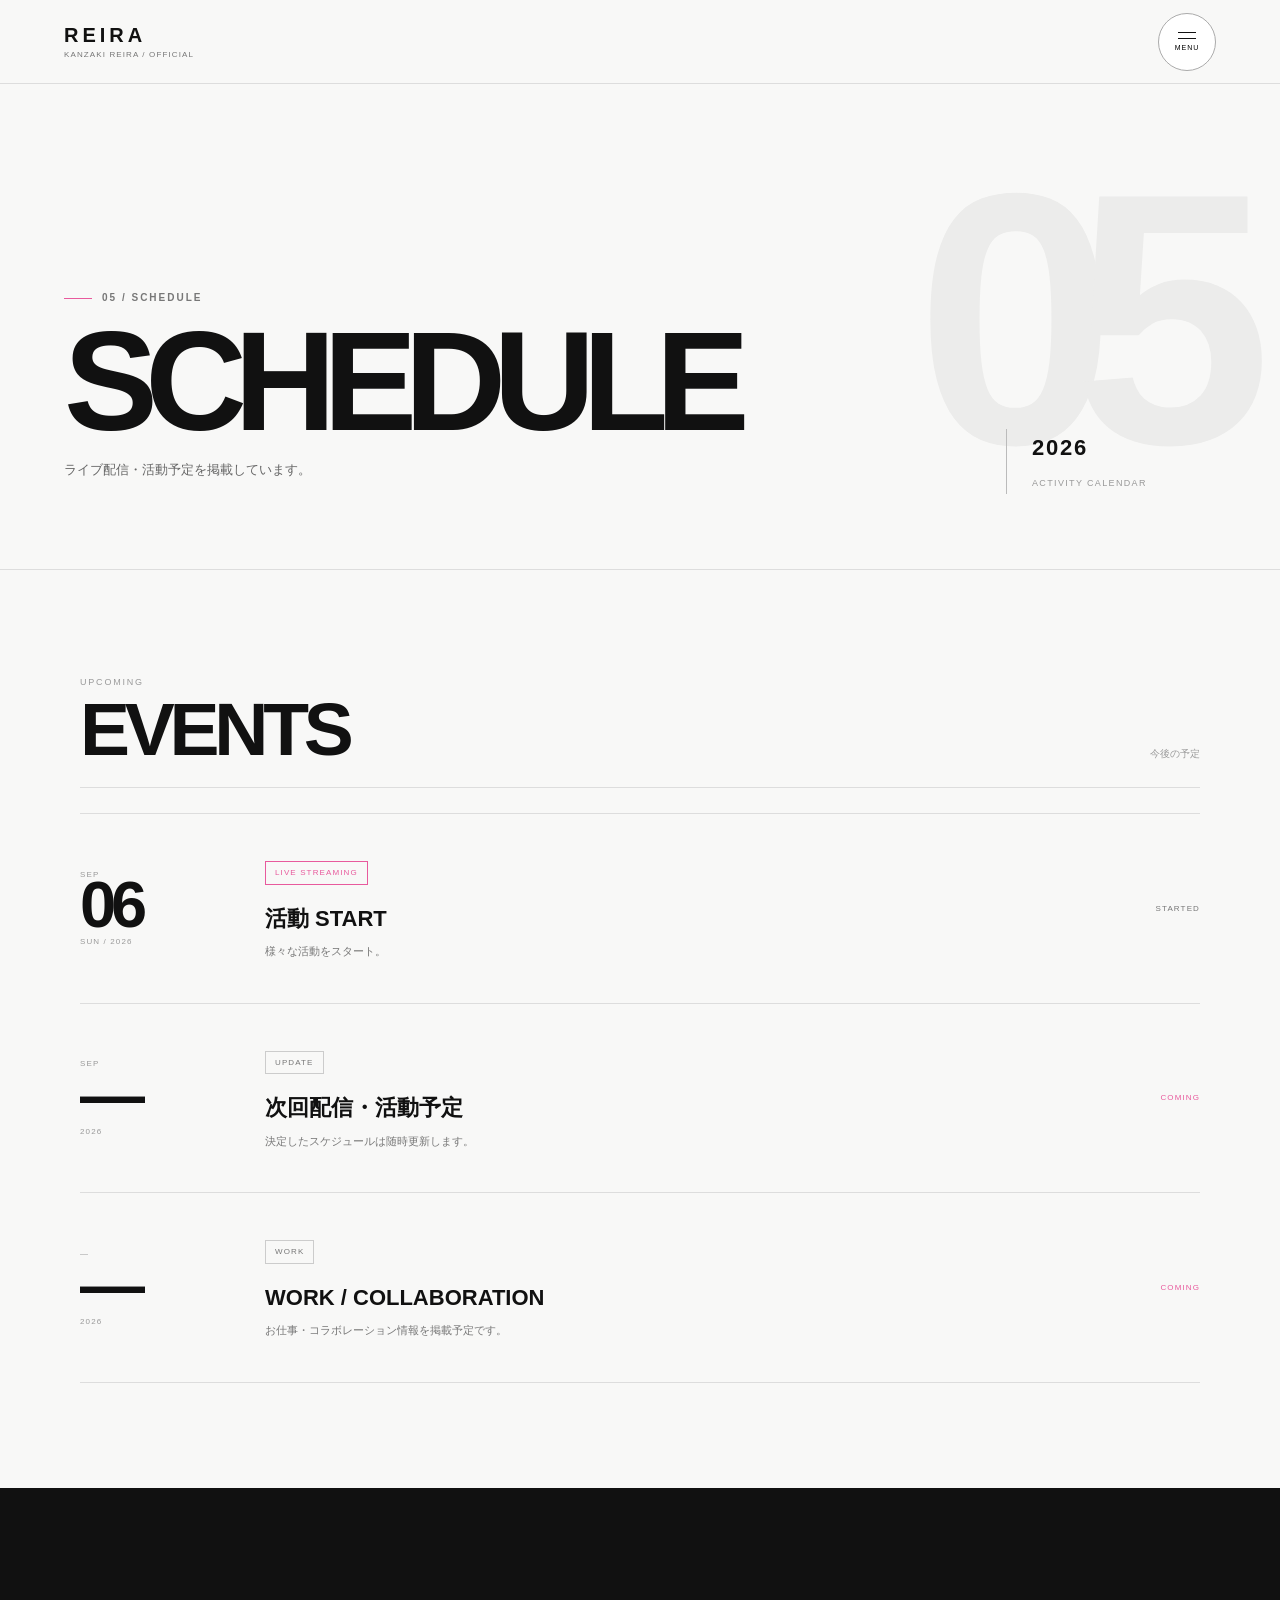
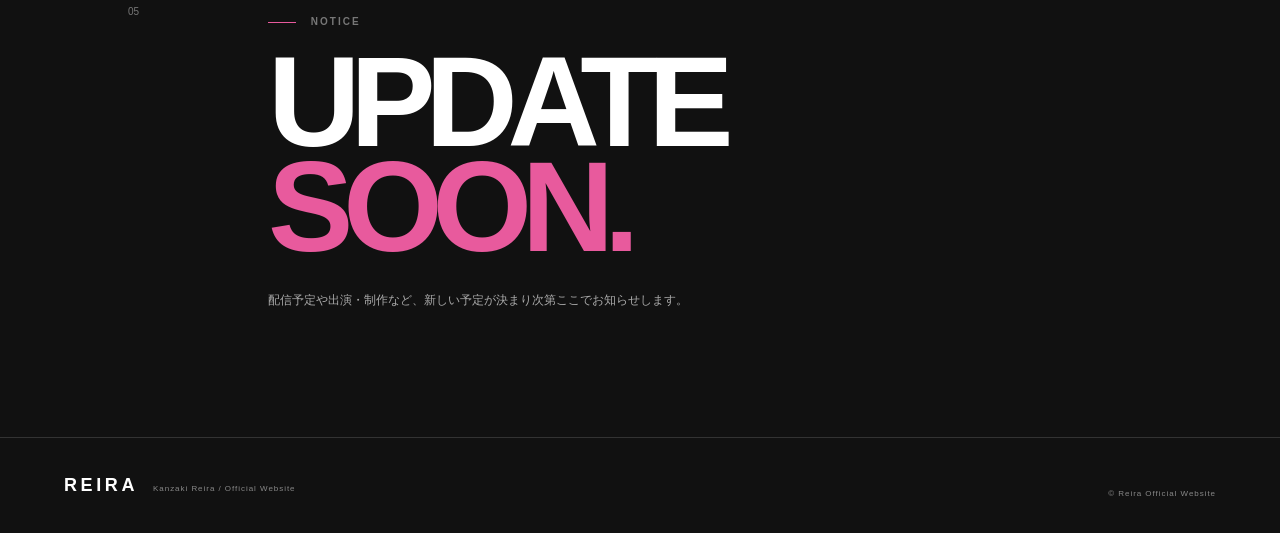
<file: schedule.html>
<!DOCTYPE html>
<html lang="ja">
<head>
<meta charset="UTF-8">
<meta name="viewport" content="width=device-width, initial-scale=1.0">
<meta name="description" content="神﨑レイラ Schedule｜ライブ配信・活動スケジュール">
<title>SCHEDULE | Reira Official Website</title>
<link rel="stylesheet" href="schedule.css">
</head>
<body>
<header class="site-header">
<a href="index.html" class="brand"><span class="brand-main">REIRA</span><span class="brand-sub">KANZAKI REIRA / OFFICIAL</span></a>
<button class="menu-button" type="button" aria-label="メニュー" aria-expanded="false"><span></span><span></span><small>MENU</small></button>
<nav class="menu-panel">
<a href="index.html"><b>01</b>TOP</a><a href="profile.html"><b>02</b>PROFILE</a><a href="blog.html"><b>03</b>BLOG</a><a href="news.html"><b>04</b>NEWS</a><a href="schedule.html"><b>05</b>SCHEDULE</a><a href="works.html"><b>06</b>WORKS / ACTIVITIES</a><a href="portfolio.html"><b>07</b>PORTFOLIO</a><a href="sns.html"><b>08</b>SNS</a><a href="contact.html"><b>09</b>CONTACT</a>
</nav>
</header>

<main>
<section class="hero">
<div><p class="eyebrow"><span></span>05 / SCHEDULE</p><h1>SCHEDULE</h1><p>ライブ配信・活動予定を掲載しています。</p></div>
<div class="hero-side"><strong>2026</strong><span>ACTIVITY CALENDAR</span></div>
</section>

<section class="schedule-wrap">
<div class="section-head"><div><p>UPCOMING</p><h2>EVENTS</h2></div><span>今後の予定</span></div>

<div class="schedule-list">
<article class="schedule-item">
<div class="date"><span>SEP</span><strong>06</strong><small>SUN / 2026</small></div>
<div class="event"><span class="tag live">LIVE STREAMING</span><h3>活動 START</h3><p>様々な活動をスタート。</p></div>
<div class="status">STARTED</div>
</article>

<article class="schedule-item">
<div class="date"><span>SEP</span><strong>—</strong><small>2026</small></div>
<div class="event"><span class="tag">UPDATE</span><h3>次回配信・活動予定</h3><p>決定したスケジュールは随時更新します。</p></div>
<div class="status upcoming">COMING</div>
</article>

<article class="schedule-item">
<div class="date"><span>—</span><strong>—</strong><small>2026</small></div>
<div class="event"><span class="tag">WORK</span><h3>WORK / COLLABORATION</h3><p>お仕事・コラボレーション情報を掲載予定です。</p></div>
<div class="status upcoming">COMING</div>
</article>
</div>
</section>

<section class="schedule-note">
<div class="note-index">05</div>
<div><p class="eyebrow"><span></span> NOTICE</p><h2>UPDATE<br><em>SOON.</em></h2><p>配信予定や出演・制作など、新しい予定が決まり次第ここでお知らせします。</p></div>
</section>
</main>

<footer><div><strong>REIRA</strong><span>Kanzaki Reira / Official Website</span></div><small>© Reira Official Website</small></footer>
<script>
document.addEventListener("DOMContentLoaded",()=>{const b=document.querySelector(".menu-button"),p=document.querySelector(".menu-panel");b.addEventListener("click",e=>{e.stopPropagation();const o=p.classList.toggle("open");b.setAttribute("aria-expanded",o)});p.addEventListener("click",e=>e.stopPropagation());document.addEventListener("click",()=>{p.classList.remove("open");b.setAttribute("aria-expanded","false")})});
</script>
</body>
</html>
</file>
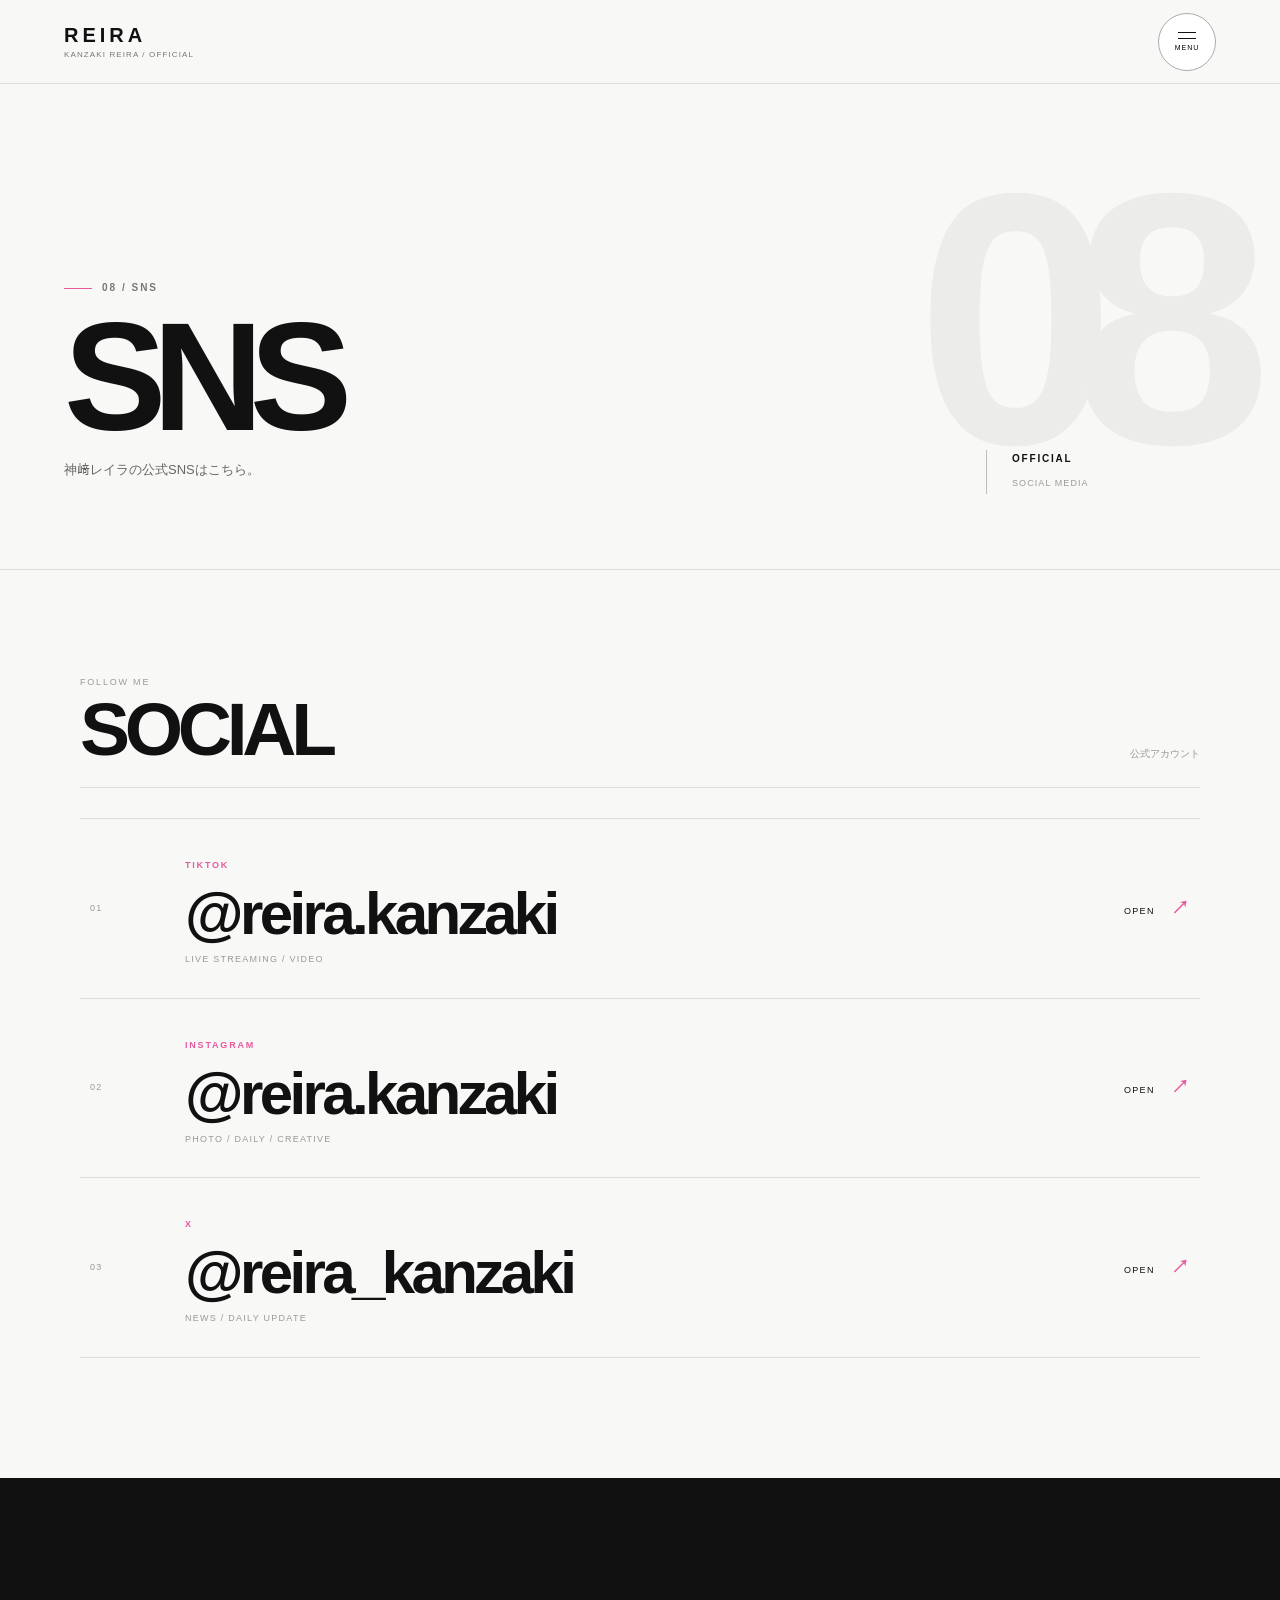
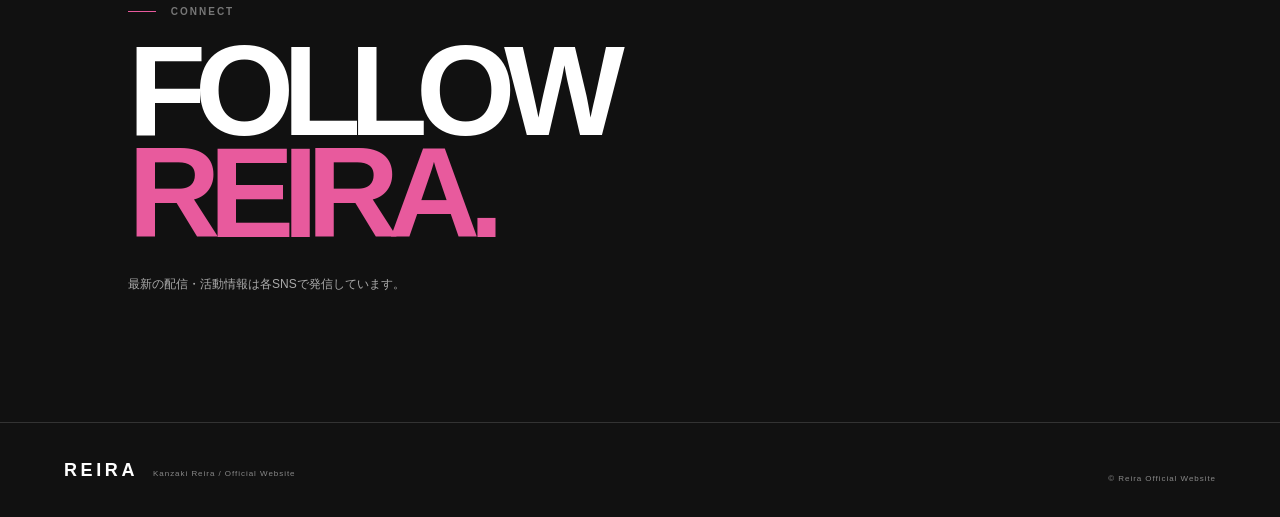
<file: sns.html>
<!DOCTYPE html>
<html lang="ja">
<head>
<meta charset="UTF-8">
<meta name="viewport" content="width=device-width, initial-scale=1.0">
<meta name="description" content="神﨑レイラ SNS｜TikTok・Instagram・X">
<title>SNS | Reira Official Website</title>
<link rel="stylesheet" href="sns.css">
</head>
<body>
<header class="site-header">
<a href="index.html" class="brand">
<span class="brand-main">REIRA</span>
<span class="brand-sub">KANZAKI REIRA / OFFICIAL</span>
</a>

<button class="menu-button" type="button" aria-label="メニュー" aria-expanded="false">
<span></span><span></span><small>MENU</small>
</button>

<nav class="menu-panel">
<a href="index.html"><b>01</b>TOP</a>
<a href="profile.html"><b>02</b>PROFILE</a>
<a href="blog.html"><b>03</b>BLOG</a>
<a href="news.html"><b>04</b>NEWS</a>
<a href="schedule.html"><b>05</b>SCHEDULE</a>
<a href="works.html"><b>06</b>WORKS / ACTIVITIES</a>
<a href="portfolio.html"><b>07</b>PORTFOLIO</a>
<a href="sns.html"><b>08</b>SNS</a>
<a href="contact.html"><b>09</b>CONTACT</a>
</nav>
</header>

<main>
<section class="hero">
<div>
<p class="eyebrow"><span></span>08 / SNS</p>
<h1>SNS</h1>
<p>神﨑レイラの公式SNSはこちら。</p>
</div>
<div class="hero-side">
<strong>OFFICIAL</strong>
<span>SOCIAL MEDIA</span>
</div>
</section>

<section class="sns-wrap">
<div class="section-head">
<div>
<p>FOLLOW ME</p>
<h2>SOCIAL</h2>
</div>
<span>公式アカウント</span>
</div>

<div class="sns-list">

<a class="sns-card" href="https://www.tiktok.com/@reira.kanzaki" target="_blank" rel="noopener noreferrer">
<div class="number">01</div>
<div>
<span class="platform">TIKTOK</span>
<h3>@reira.kanzaki</h3>
<p>LIVE STREAMING / VIDEO</p>
</div>
<div class="open">OPEN <b>↗</b></div>
</a>

<a class="sns-card" href="https://www.instagram.com/reira.kanzaki" target="_blank" rel="noopener noreferrer">
<div class="number">02</div>
<div>
<span class="platform">INSTAGRAM</span>
<h3>@reira.kanzaki</h3>
<p>PHOTO / DAILY / CREATIVE</p>
</div>
<div class="open">OPEN <b>↗</b></div>
</a>

<a class="sns-card" href="https://x.com/reira_kanzaki" target="_blank" rel="noopener noreferrer">
<div class="number">03</div>
<div>
<span class="platform">X</span>
<h3>@reira_kanzaki</h3>
<p>NEWS / DAILY UPDATE</p>
</div>
<div class="open">OPEN <b>↗</b></div>
</a>

</div>
</section>

<section class="sns-bottom">
<p class="eyebrow"><span></span> CONNECT</p>
<h2>FOLLOW<br><em>REIRA.</em></h2>
<p>最新の配信・活動情報は各SNSで発信しています。</p>
</section>
</main>

<footer>
<div><strong>REIRA</strong><span>Kanzaki Reira / Official Website</span></div>
<small>© Reira Official Website</small>
</footer>

<script>
document.addEventListener("DOMContentLoaded",()=>{
const button=document.querySelector(".menu-button");
const panel=document.querySelector(".menu-panel");

button.addEventListener("click",(e)=>{
e.stopPropagation();
const opened=panel.classList.toggle("open");
button.setAttribute("aria-expanded",opened);
});

panel.addEventListener("click",(e)=>e.stopPropagation());

document.addEventListener("click",()=>{
panel.classList.remove("open");
button.setAttribute("aria-expanded","false");
});
});
</script>
</body>
</html>
</file>
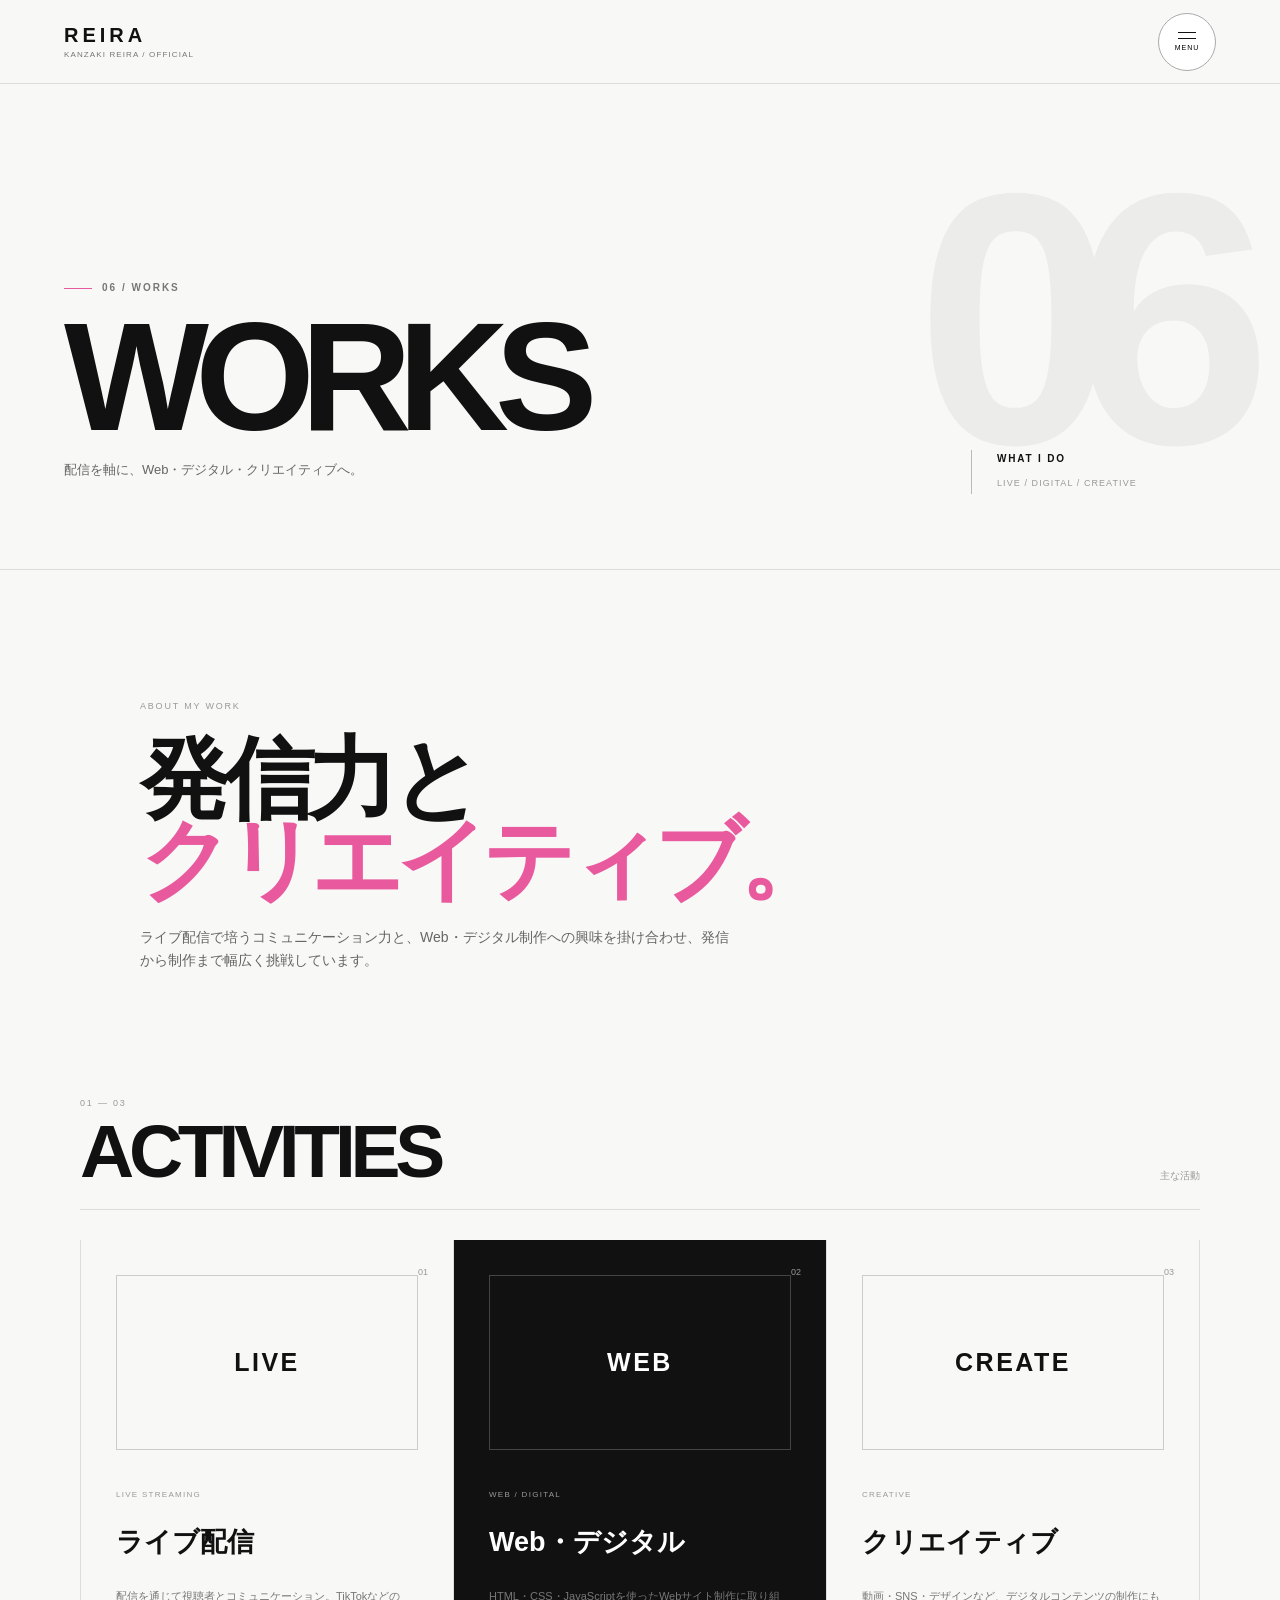
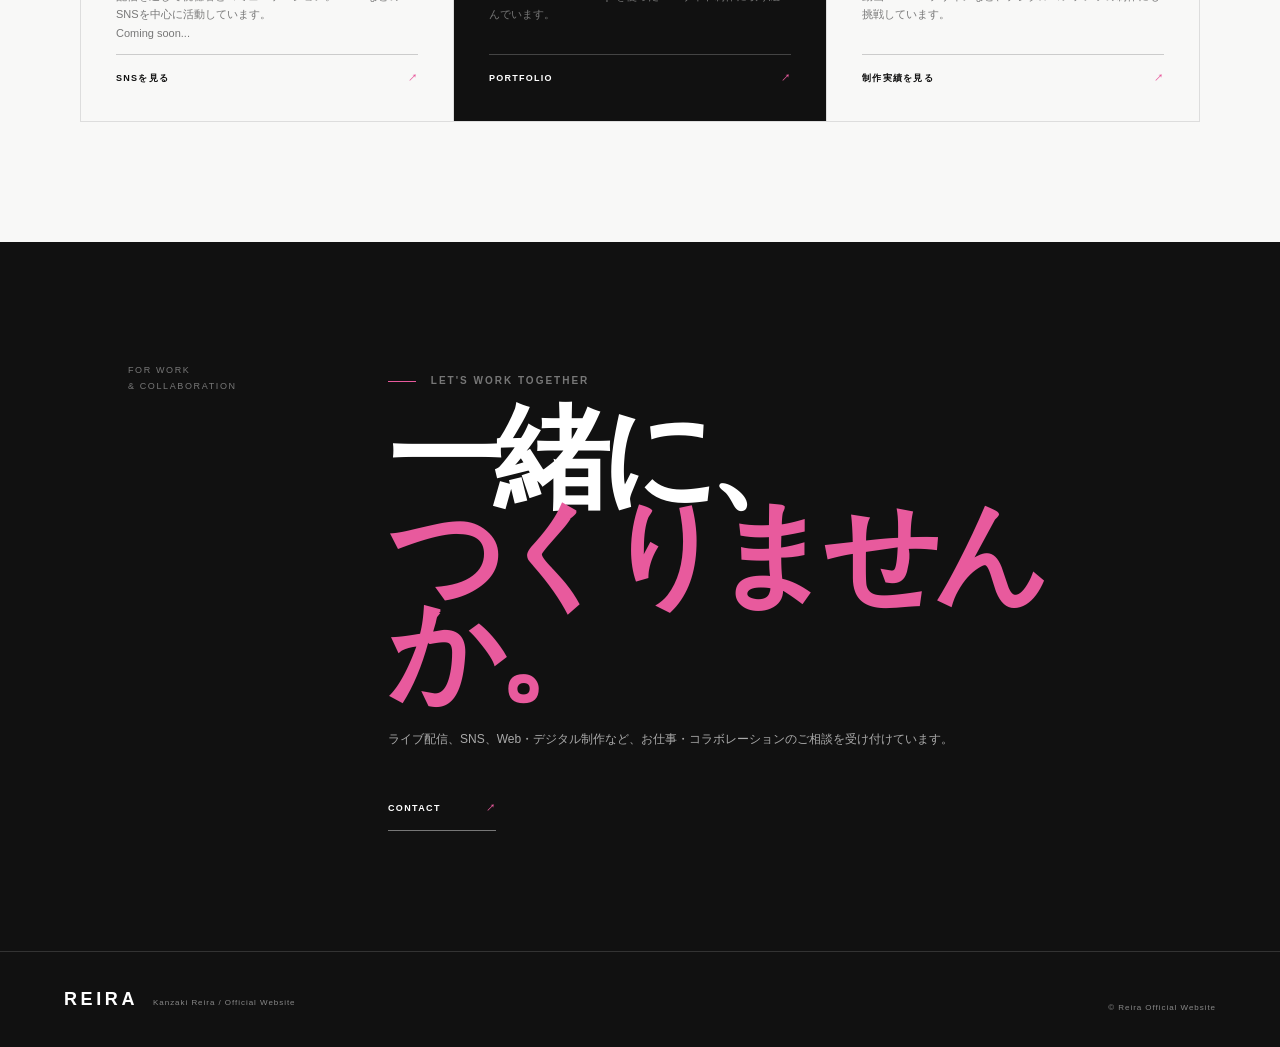
<file: works.html>
<!DOCTYPE html>
<html lang="ja">
<head>
<meta charset="UTF-8">
<meta name="viewport" content="width=device-width, initial-scale=1.0">
<meta name="description" content="神﨑レイラ WORKS / ACTIVITIES｜ライブ配信・Web・クリエイティブ活動">
<title>WORKS / ACTIVITIES | Reira Official Website</title>
<link rel="stylesheet" href="works.css">
</head>
<body>
<header class="site-header">
<a href="index.html" class="brand"><span class="brand-main">REIRA</span><span class="brand-sub">KANZAKI REIRA / OFFICIAL</span></a>
<button class="menu-button" type="button" aria-label="メニュー" aria-expanded="false"><span></span><span></span><small>MENU</small></button>
<nav class="menu-panel">
<a href="index.html"><b>01</b>TOP</a><a href="profile.html"><b>02</b>PROFILE</a><a href="blog.html"><b>03</b>BLOG</a><a href="news.html"><b>04</b>NEWS</a><a href="schedule.html"><b>05</b>SCHEDULE</a><a href="works.html"><b>06</b>WORKS / ACTIVITIES</a><a href="portfolio.html"><b>07</b>PORTFOLIO</a><a href="sns.html"><b>08</b>SNS</a><a href="contact.html"><b>09</b>CONTACT</a>
</nav>
</header>

<main>
<section class="hero">
<div><p class="eyebrow"><span></span>06 / WORKS</p><h1>WORKS</h1><p>配信を軸に、Web・デジタル・クリエイティブへ。</p></div>
<div class="hero-side"><strong>WHAT I DO</strong><span>LIVE / DIGITAL / CREATIVE</span></div>
</section>

<section class="intro">
<p class="label">ABOUT MY WORK</p>
<h2>発信力と<br><em>クリエイティブ。</em></h2>
<p class="lead">ライブ配信で培うコミュニケーション力と、Web・デジタル制作への興味を掛け合わせ、発信から制作まで幅広く挑戦しています。</p>
</section>

<section class="works-wrap">
<div class="section-head"><div><p>01 — 03</p><h2>ACTIVITIES</h2></div><span>主な活動</span></div>
<div class="work-grid">
<article class="work-card"><span class="number">01</span><div class="icon">LIVE</div><p class="type">LIVE STREAMING</p><h3>ライブ配信</h3><p>配信を通じて視聴者とコミュニケーション。TikTokなどのSNSを中心に活動しています。<br>Coming soon...</p><a href="sns.html">SNSを見る <b>↗</b></a></article>
<article class="work-card dark"><span class="number">02</span><div class="icon">WEB</div><p class="type">WEB / DIGITAL</p><h3>Web・デジタル</h3><p>HTML・CSS・JavaScriptを使ったWebサイト制作に取り組んでいます。</p><a href="portfolio.html">PORTFOLIO <b>↗</b></a></article>
<article class="work-card"><span class="number">03</span><div class="icon">CREATE</div><p class="type">CREATIVE</p><h3>クリエイティブ</h3><p>動画・SNS・デザインなど、デジタルコンテンツの制作にも挑戦しています。</p><a href="portfolio.html">制作実績を見る <b>↗</b></a></article>
</div>
</section>

<section class="for-work">
<div class="work-label">FOR WORK<br>& COLLABORATION</div>
<div><p class="eyebrow"><span></span> LET'S WORK TOGETHER</p><h2>一緒に、<br><em>つくりませんか。</em></h2><p>ライブ配信、SNS、Web・デジタル制作など、お仕事・コラボレーションのご相談を受け付けています。</p><a class="cta" href="contact.html">CONTACT <span>↗</span></a></div>
</section>
</main>

<footer><div><strong>REIRA</strong><span>Kanzaki Reira / Official Website</span></div><small>© Reira Official Website</small></footer>
<script>
document.addEventListener("DOMContentLoaded",()=>{const b=document.querySelector(".menu-button"),p=document.querySelector(".menu-panel");b.addEventListener("click",e=>{e.stopPropagation();const o=p.classList.toggle("open");b.setAttribute("aria-expanded",o)});p.addEventListener("click",e=>e.stopPropagation());document.addEventListener("click",()=>{p.classList.remove("open");b.setAttribute("aria-expanded","false")})});
</script>
</body>
</html>
</file>
<file: index.css>
*{box-sizing:border-box}
:root{--black:#111;--white:#fff;--gray:#737373;--line:#dedede;--pink:#e85a9d}
html{scroll-behavior:smooth}
body{margin:0;background:#f8f8f7;color:var(--black);font-family:-apple-system,BlinkMacSystemFont,"Helvetica Neue","Hiragino Kaku Gothic ProN",Meiryo,sans-serif;line-height:1.7;letter-spacing:.02em}
a{color:inherit;text-decoration:none}
.site-header{height:84px;padding:0 5vw;display:flex;align-items:center;justify-content:space-between;position:fixed;inset:0 0 auto;z-index:100;background:rgba(248,248,247,.9);backdrop-filter:blur(16px);border-bottom:1px solid rgba(0,0,0,.08)}
.brand{display:flex;flex-direction:column;line-height:1}
.brand-main{font-size:20px;font-weight:900;letter-spacing:.2em}
.brand-sub{margin-top:7px;font-size:8px;letter-spacing:.16em;color:#777}
.menu-button{position:relative;width:58px;height:58px;border:1px solid #bbb;border-radius:50%;background:#fff;cursor:pointer;display:flex;flex-direction:column;align-items:center;justify-content:center;gap:5px}
.menu-button span{display:block;width:17px;height:1px;background:#111}
.menu-button small{font-size:7px;letter-spacing:.14em;margin-top:2px}
.menu-panel{position:absolute;right:5vw;top:94px;width:min(430px,calc(100vw - 40px));padding:10px;background:#111;color:#fff;opacity:0;visibility:hidden;pointer-events:none;transform:translateY(-12px);transition:.25s ease;box-shadow:0 24px 60px rgba(0,0,0,.2)}
.menu-panel.open{opacity:1;visibility:visible;pointer-events:auto;transform:none}
.menu-panel a{display:grid;grid-template-columns:42px 1fr;padding:16px 14px;border-bottom:1px solid #333;font-size:12px;font-weight:700;letter-spacing:.12em}
.menu-panel a:last-child{border:0}
.menu-panel a b{font-weight:400;color:#888}
.menu-panel a:hover{color:var(--pink)}
main{padding-top:84px}
.hero{position:relative;min-height:calc(100vh - 84px);overflow:hidden;border-bottom:1px solid var(--line);display:flex;align-items:center}
.hero:before{content:"";position:absolute;width:46vw;height:46vw;max-width:700px;max-height:700px;border:1px solid #d7d7d7;border-radius:50%;right:-10vw;top:8%;opacity:.65}
.hero:after{content:"";position:absolute;width:22vw;height:22vw;border-radius:50%;right:7vw;top:25%;background:linear-gradient(135deg,rgba(232,90,157,.18),rgba(232,90,157,0));filter:blur(4px)}
.hero-bg-text{position:absolute;right:2vw;bottom:4%;font-size:clamp(100px,22vw,330px);font-weight:900;letter-spacing:-.09em;color:#eee;line-height:.7;user-select:none}
.hero-inner{width:min(1180px,90vw);margin:auto;display:grid;grid-template-columns:1fr 340px;gap:50px;align-items:center;position:relative;z-index:2}
.hero-copy{padding-top:4vh}
.eyebrow{font-size:10px;font-weight:800;letter-spacing:.2em;color:#777;text-transform:uppercase;margin:0 0 20px}
.eyebrow span{display:inline-block;width:28px;height:1px;background:var(--pink);vertical-align:middle;margin-right:10px}
.hero h1{font-size:clamp(88px,14vw,190px);line-height:.78;letter-spacing:-.09em;margin:0;font-weight:950}
.hero-name{font-size:15px;letter-spacing:.18em;margin:22px 0 0;font-weight:700}
.hero-lead{font-size:14px;color:#555;margin:28px 0 0;line-height:2}
.hero-actions{display:flex;gap:10px;margin-top:34px;flex-wrap:wrap}
.btn{display:inline-flex;align-items:center;justify-content:space-between;min-width:220px;padding:15px 18px;font-size:10px;font-weight:800;letter-spacing:.14em;border:1px solid var(--black);transition:.2s}
.btn span{font-size:15px}
.btn-dark{background:var(--black);color:#fff}
.btn-dark:hover{background:var(--pink);border-color:var(--pink)}
.btn-line{background:transparent}
.btn-line:hover{background:#fff}
.hero-mark{height:340px;position:relative;display:grid;place-items:center}
.mark-ring{position:absolute;width:285px;height:285px;border:1px solid #cfcfcf;border-radius:50%}
.mark-ring:after{content:"";position:absolute;width:210px;height:210px;left:36px;top:36px;border:1px solid rgba(232,90,157,.45);border-radius:50%}
.mark-letter{font-size:170px;font-family:Georgia,serif;font-style:italic;font-weight:400;line-height:1}
.mark-caption{position:absolute;right:2px;bottom:8px;font-size:8px;line-height:1.8;letter-spacing:.14em;text-transform:uppercase;color:#888;text-align:right}
.hero-bottom{position:absolute;left:5vw;right:5vw;bottom:22px;display:flex;align-items:center;gap:14px;font-size:8px;letter-spacing:.18em;color:#888;z-index:3}
.scroll-line{width:70px;height:1px;background:#aaa}
.hero-bottom span:last-child{margin-left:auto}
.section{width:min(1180px,90vw);margin:auto;padding:110px 0}
.section-head{display:flex;align-items:flex-end;justify-content:space-between;border-bottom:1px solid var(--line);padding-bottom:24px;margin-bottom:0}
.section-index{font-size:9px;letter-spacing:.2em;color:#999;margin:0 0 8px}
.section-head h2{font-size:clamp(42px,6vw,76px);line-height:.9;letter-spacing:-.06em;margin:0;font-weight:900}
.view-all,.text-link{font-size:9px;font-weight:800;letter-spacing:.16em}
.view-all span,.text-link span{font-size:15px;margin-left:8px}
.news-item{display:grid;grid-template-columns:120px 100px 1fr 25px;gap:20px;align-items:center;padding:23px 0;border-bottom:1px solid var(--line);transition:.2s}
.news-item:hover{padding-left:10px}
.news-item time,.news-tag{font-size:9px;letter-spacing:.12em;color:#888}
.news-tag{border:1px solid #ddd;padding:4px 8px;width:max-content}
.news-item strong{font-size:14px}
.arrow{font-size:17px;text-align:right}
.section-note{font-size:12px;color:#777;margin:0}
.service-grid{display:grid;grid-template-columns:repeat(3,1fr);gap:1px;background:#d8d8d8;border:1px solid #d8d8d8}
.service-card{background:#f8f8f7;min-height:270px;padding:30px;display:flex;flex-direction:column;justify-content:space-between;transition:.25s}
.service-card:hover{background:#111;color:#fff;transform:translateY(-5px)}
.service-no{font-size:9px;color:#999;letter-spacing:.15em}
.service-card p{font-size:9px;letter-spacing:.18em;color:#888;margin:0 0 10px}
.service-card h3{font-size:42px;letter-spacing:-.05em;margin:0;line-height:1}
.service-card div span{display:block;font-size:11px;color:#888;margin-top:14px}
.service-arrow{font-size:20px;align-self:flex-end}
.about{display:grid;grid-template-columns:1.2fr .8fr;gap:100px;align-items:center;border-top:1px solid var(--line)}
.about-copy h2{font-size:clamp(60px,8vw,110px);line-height:.82;letter-spacing:-.08em;margin:10px 0 30px;font-weight:900}
.about-copy h2 em,.work-cta h2 em{color:var(--pink);font-style:normal}
.about-copy>p:not(.section-index):not(.eyebrow){max-width:520px;font-size:13px;color:#555}
.profile-mini{border-left:1px solid var(--line);padding-left:40px}
.profile-mini div{padding:18px 0;border-bottom:1px solid var(--line)}
.profile-mini small{display:block;font-size:8px;letter-spacing:.18em;color:#999;margin-bottom:6px}
.profile-mini strong{font-size:15px;letter-spacing:.08em}
.work-cta{background:#111;color:#fff;padding:110px 5vw;display:flex;align-items:center;justify-content:space-between;gap:50px}
.work-cta h2{font-size:clamp(62px,9vw,120px);line-height:.82;letter-spacing:-.08em;margin:12px 0 25px}
.work-cta>div>p:last-child{color:#aaa;font-size:12px}
.cta-circle{width:180px;height:180px;border:1px solid #555;border-radius:50%;display:flex;flex-direction:column;align-items:center;justify-content:center;gap:10px;transition:.25s;flex-shrink:0}
.cta-circle:hover{background:var(--pink);border-color:var(--pink);color:#111}
.cta-circle span{font-size:9px;font-weight:800;letter-spacing:.16em}
.cta-circle b{font-size:25px;font-weight:400}
.site-footer{background:#111;color:#fff;border-top:1px solid #333;padding:30px 5vw;display:flex;align-items:flex-end;justify-content:space-between}
.site-footer div{display:flex;flex-direction:column}
.site-footer strong{font-size:18px;letter-spacing:.2em}
.site-footer span,.site-footer small{font-size:8px;letter-spacing:.12em;color:#888;margin-top:6px}
@media(max-width:800px){
.site-header{height:70px;padding:0 20px}.brand-main{font-size:16px}.brand-sub{font-size:7px}.menu-button{width:50px;height:50px}.menu-panel{right:20px;top:80px}
main{padding-top:70px}.hero{min-height:calc(100vh - 70px);align-items:flex-start;padding-top:16vh}.hero-inner{display:block}.hero-mark{position:absolute;right:-50px;top:8vh;width:280px;height:280px;opacity:.55}.mark-ring{width:230px;height:230px}.mark-ring:after{width:170px;height:170px;left:29px;top:29px}.mark-letter{font-size:130px}.hero h1{font-size:clamp(80px,24vw,150px)}.hero-lead{font-size:12px}.hero-actions{margin-top:28px}.btn{min-width:200px}.hero-bottom{left:20px;right:20px}
.section{width:calc(100% - 40px);padding:75px 0}.section-head{align-items:flex-end}.section-head h2{font-size:48px}.section-note{max-width:150px;text-align:right;font-size:10px}.news-item{grid-template-columns:85px 1fr 20px;gap:10px}.news-item .news-tag{grid-column:2;grid-row:1;width:max-content}.news-item strong{grid-column:1/3;grid-row:2;font-size:13px}.arrow{grid-column:3;grid-row:2}
.service-grid{grid-template-columns:1fr}.service-card{min-height:200px}.about{display:block}.profile-mini{margin-top:55px;padding-left:20px}.work-cta{padding:80px 20px;display:block}.work-cta h2{font-size:70px}.cta-circle{margin:45px 0 0 auto}.site-footer{padding:25px 20px}
}
@media(max-width:420px){.hero-mark{right:-100px;opacity:.35}.hero-actions{display:block}.btn{width:100%;margin-bottom:8px}.news-item time{font-size:8px}.news-item strong{font-size:12px}}
</file>
<file: blog.css>
*{box-sizing:border-box}:root{--black:#111;--bg:#f8f8f7;--gray:#777;--line:#ddd;--pink:#e85a9d}body{margin:0;background:var(--bg);color:var(--black);font-family:-apple-system,BlinkMacSystemFont,"Helvetica Neue","Hiragino Kaku Gothic ProN",Meiryo,sans-serif;line-height:1.7}a{color:inherit;text-decoration:none}.site-header{height:84px;padding:0 5vw;display:flex;align-items:center;justify-content:space-between;position:fixed;inset:0 0 auto;z-index:20;background:rgba(248,248,247,.93);backdrop-filter:blur(16px);border-bottom:1px solid var(--line)}.brand{display:flex;flex-direction:column;line-height:1}.brand-main{font-size:20px;font-weight:900;letter-spacing:.2em}.brand-sub{font-size:8px;color:#777;letter-spacing:.14em;margin-top:6px}.menu-button{width:58px;height:58px;border:1px solid #aaa;border-radius:50%;background:#fff;display:flex;flex-direction:column;align-items:center;justify-content:center;gap:5px;cursor:pointer}.menu-button span{width:18px;height:1px;background:#111}.menu-button small{font-size:7px;letter-spacing:.14em}.menu-panel{position:absolute;right:5vw;top:94px;width:min(430px,calc(100vw - 40px));padding:8px;background:#111;color:#fff;opacity:0;visibility:hidden;pointer-events:none;transform:translateY(-10px);transition:.25s}.menu-panel.open{opacity:1;visibility:visible;pointer-events:auto;transform:none}.menu-panel a{display:grid;grid-template-columns:45px 1fr;padding:16px;border-bottom:1px solid #333;font-size:11px;letter-spacing:.13em;font-weight:700}.menu-panel b{color:#888;font-weight:400}.menu-panel a:hover{color:var(--pink)}main{padding-top:84px}.blog-hero{min-height:54vh;padding:110px 5vw 75px;display:flex;align-items:flex-end;justify-content:space-between;border-bottom:1px solid var(--line);position:relative;overflow:hidden}.blog-hero:after{content:"BLOG";position:absolute;right:-2vw;bottom:-45px;font-size:clamp(150px,23vw,330px);font-weight:900;letter-spacing:-.1em;color:#ececeb;z-index:-1}.eyebrow{font-size:10px;font-weight:800;letter-spacing:.2em;color:#777}.eyebrow span{display:inline-block;width:28px;height:1px;background:var(--pink);vertical-align:middle;margin-right:10px}.blog-hero h1{font-size:clamp(75px,12vw,155px);line-height:.8;letter-spacing:-.09em;margin:20px 0}.blog-hero>div:first-child>p:last-child{font-size:13px;color:#666}.hero-count{border-left:1px solid #bbb;padding-left:25px;width:210px}.hero-count strong{display:block;font-size:10px;letter-spacing:.18em}.hero-count span{font-size:9px;color:#999;letter-spacing:.15em}.featured,.articles{width:min(1120px,90vw);margin:auto;padding:105px 0}.section-label{display:flex;align-items:center;gap:18px;font-size:9px;letter-spacing:.2em;color:#999;margin-bottom:18px}.section-label i{height:1px;background:#bbb;width:55px}.featured-card{min-height:430px;background:#111;color:#fff;padding:55px;display:grid;grid-template-columns:70px 1fr 230px;gap:30px;align-items:center;overflow:hidden;position:relative}.featured-number{font-size:10px;color:#777;align-self:start}.meta{font-size:9px;letter-spacing:.15em;color:#999}.featured-content h2{font-size:clamp(38px,5vw,67px);line-height:.95;letter-spacing:-.06em;margin:25px 0}.featured-content h2 em{font-style:normal;color:var(--pink)}.summary{font-size:12px;color:#aaa;max-width:540px}.read{display:inline-flex;gap:25px;margin-top:20px;padding-bottom:8px;border-bottom:1px solid #777;font-size:9px;font-weight:800;letter-spacing:.15em}.featured-mark{width:230px;height:230px;border:1px solid #444;border-radius:50%;display:grid;place-items:center;font:italic 150px Georgia,serif;color:#333;transform:rotate(-8deg)}.section-head{display:flex;justify-content:space-between;align-items:flex-end;border-bottom:1px solid var(--line);padding-bottom:25px}.section-head p{font-size:9px;letter-spacing:.2em;color:#999;margin:0}.section-head h2{font-size:clamp(40px,6vw,70px);line-height:.85;letter-spacing:-.06em;margin:8px 0 0}.section-head>span{font-size:11px;color:#777}.post-list{border-top:1px solid var(--line);margin-top:25px}.post{display:grid;grid-template-columns:130px 1fr 30px;gap:30px;align-items:center;padding:30px 0;border-bottom:1px solid var(--line);transition:.2s}.post:hover{padding-left:10px}.post-date strong{font-size:40px;display:block;line-height:.8;letter-spacing:-.05em}.post-date span{font-size:8px;color:#999;letter-spacing:.12em}.tag{font-size:8px;letter-spacing:.15em;border:1px solid #ccc;padding:4px 8px;color:#777}.post h3{font-size:18px;margin:13px 0 4px}.post p{font-size:11px;color:#777;margin:0}.post-arrow{font-size:18px}.blog-message{background:#111;color:#fff;padding:115px 10vw}.blog-message h2{font-size:clamp(65px,10vw,130px);line-height:.82;letter-spacing:-.08em;margin:20px 0 30px}.blog-message h2 em{color:var(--pink);font-style:normal}.blog-message>p:last-child{font-size:12px;color:#aaa}footer{background:#111;color:#fff;padding:32px 5vw;display:flex;justify-content:space-between;align-items:flex-end;border-top:1px solid #333}footer strong{font-size:18px;letter-spacing:.2em}footer span,footer small{font-size:8px;color:#888;letter-spacing:.12em}footer span{margin-left:15px}@media(max-width:750px){.site-header{height:70px;padding:0 20px}.brand-main{font-size:16px}.menu-button{width:50px;height:50px}.menu-panel{right:20px;top:80px}main{padding-top:70px}.blog-hero{min-height:58vh;padding:90px 20px 55px;display:block}.blog-hero h1{font-size:75px}.hero-count{margin-top:60px;width:100%}.featured,.articles{width:calc(100% - 40px);padding:75px 0}.featured-card{display:block;padding:35px 25px;min-height:470px}.featured-mark{position:absolute;right:-70px;bottom:-40px;width:230px;height:230px;opacity:.5}.featured-content h2{font-size:40px}.summary{max-width:85%}.section-head{display:block}.section-head>span{display:block;margin-top:15px}.post{grid-template-columns:65px 1fr 18px;gap:15px}.post-date strong{font-size:30px}.post h3{font-size:14px}.post p{font-size:10px}.blog-message{padding:80px 20px}.blog-message h2{font-size:70px}footer{display:block;padding:25px 20px}footer span{display:block;margin:5px 0}footer small{display:block;margin-top:20px}}
</file>
<file: contact.css>
*{box-sizing:border-box}
:root{--black:#111;--bg:#f8f8f7;--gray:#777;--line:#ddd;--pink:#e85a9d}
body{margin:0;background:var(--bg);color:var(--black);font-family:-apple-system,BlinkMacSystemFont,"Helvetica Neue","Hiragino Kaku Gothic ProN",Meiryo,sans-serif;line-height:1.7}
a{color:inherit;text-decoration:none}
.site-header{height:84px;padding:0 5vw;display:flex;align-items:center;justify-content:space-between;position:fixed;inset:0 0 auto;z-index:20;background:rgba(248,248,247,.93);backdrop-filter:blur(16px);border-bottom:1px solid var(--line)}
.brand{display:flex;flex-direction:column;line-height:1}
.brand-main{font-size:20px;font-weight:900;letter-spacing:.2em}
.brand-sub{font-size:8px;color:#777;letter-spacing:.14em;margin-top:6px}
.menu-button{width:58px;height:58px;border:1px solid #aaa;border-radius:50%;background:#fff;display:flex;flex-direction:column;align-items:center;justify-content:center;gap:5px;cursor:pointer}
.menu-button span{width:18px;height:1px;background:#111}.menu-button small{font-size:7px;letter-spacing:.14em}
.menu-panel{position:absolute;right:5vw;top:94px;width:min(430px,calc(100vw - 40px));padding:8px;background:#111;color:#fff;opacity:0;visibility:hidden;pointer-events:none;transform:translateY(-10px);transition:.25s}
.menu-panel.open{opacity:1;visibility:visible;pointer-events:auto;transform:none}
.menu-panel a{display:grid;grid-template-columns:45px 1fr;padding:16px;border-bottom:1px solid #333;font-size:11px;letter-spacing:.13em;font-weight:700}
.menu-panel b{color:#888;font-weight:400}.menu-panel a:hover{color:var(--pink)}
main{padding-top:84px}
.hero{min-height:54vh;padding:110px 5vw 75px;display:flex;align-items:flex-end;justify-content:space-between;border-bottom:1px solid var(--line);position:relative;overflow:hidden}
.hero:after{content:"09";position:absolute;right:4vw;bottom:-55px;font-size:clamp(180px,28vw,390px);font-weight:900;letter-spacing:-.12em;color:#ececeb;z-index:-1}
.eyebrow{font-size:10px;font-weight:800;letter-spacing:.2em;color:#777}
.eyebrow span{display:inline-block;width:28px;height:1px;background:var(--pink);vertical-align:middle;margin-right:10px}
.hero h1{font-size:clamp(65px,11vw,145px);line-height:.8;letter-spacing:-.09em;margin:20px 0}
.hero>div:first-child>p:last-child{font-size:13px;color:#666}
.hero-side{border-left:1px solid #bbb;padding-left:25px;width:260px}
.hero-side strong{display:block;font-size:10px;letter-spacing:.18em}.hero-side span{font-size:9px;color:#999;letter-spacing:.12em}
.contact-wrap{width:min(1120px,90vw);margin:auto;padding:105px 0 120px}
.section-head{display:flex;justify-content:space-between;align-items:flex-end;border-bottom:1px solid var(--line);padding-bottom:30px}
.section-head p{font-size:9px;letter-spacing:.2em;color:#999;margin:0}
.section-head h2{font-size:clamp(60px,8vw,105px);line-height:.8;letter-spacing:-.08em;margin:12px 0 0}
.section-head>span{font-size:10px;color:#999}
.contact-grid{display:grid;grid-template-columns:.8fr 1.2fr;gap:90px;margin-top:65px}
.contact-info .lead{font-size:17px;line-height:2;font-weight:600;margin-top:0}
.contact-info>p:not(.lead){font-size:12px;color:#777}
.info-box{margin-top:55px;border-top:1px solid var(--line);border-bottom:1px solid var(--line);padding:25px 0}
.info-box>span{font-size:9px;letter-spacing:.18em;color:#999}
.info-box ul{list-style:none;padding:0;margin:18px 0 0}
.info-box li{font-size:12px;padding:7px 0;border-bottom:1px solid #e8e8e8}.info-box li:last-child{border-bottom:0}
.contact-form{border-top:1px solid var(--black);padding-top:10px}
.contact-form label{display:block;border-bottom:1px solid var(--line);padding:24px 0}
.contact-form label>span{display:block;font-size:9px;font-weight:800;letter-spacing:.16em;margin-bottom:9px}
.contact-form label b{color:var(--pink)}
input,textarea{width:100%;border:0;outline:0;background:transparent;color:#111;font:inherit;font-size:13px;padding:5px 0;resize:vertical}
input::placeholder,textarea::placeholder{color:#aaa}
.submit-button{width:100%;margin-top:30px;padding:21px 0;border:0;background:#111;color:#fff;font-size:10px;font-weight:800;letter-spacing:.18em;cursor:pointer;transition:.2s}
.submit-button:hover{background:var(--pink)}.submit-button span{margin-left:35px;color:#fff;font-size:17px}
.form-note{font-size:8px;color:#999;text-align:right;margin-top:12px}
.contact-bottom{background:#111;color:#fff;padding:115px 10vw}
.contact-bottom h2{font-size:clamp(70px,10vw,135px);line-height:.8;letter-spacing:-.09em;margin:20px 0 30px}
.contact-bottom h2 em{font-style:normal;color:var(--pink)}.contact-bottom>p:not(.eyebrow){font-size:12px;color:#aaa}
footer{background:#111;color:#fff;padding:32px 5vw;display:flex;justify-content:space-between;align-items:flex-end;border-top:1px solid #333}
footer strong{font-size:18px;letter-spacing:.2em}footer span,footer small{font-size:8px;color:#888;letter-spacing:.12em}footer span{margin-left:15px}
@media(max-width:800px){
.site-header{height:70px;padding:0 20px}.brand-main{font-size:16px}.menu-button{width:50px;height:50px}.menu-panel{right:20px;top:80px}
main{padding-top:70px}.hero{min-height:58vh;padding:90px 20px 55px;display:block}.hero h1{font-size:70px}.hero-side{margin-top:60px;width:100%}
.contact-wrap{width:calc(100% - 40px);padding:75px 0 80px}.section-head{display:block}.section-head>span{display:block;margin-top:15px}
.contact-grid{grid-template-columns:1fr;gap:60px;margin-top:50px}.contact-info .lead{font-size:15px}.info-box{margin-top:40px}
.contact-bottom{padding:80px 20px}.contact-bottom h2{font-size:75px}
footer{display:block;padding:25px 20px}footer span{display:block;margin:5px 0}footer small{display:block;margin-top:20px}
}
</file>
<file: news.css>
*{box-sizing:border-box}:root{--black:#111;--bg:#f8f8f7;--gray:#777;--line:#ddd;--pink:#e85a9d}body{margin:0;background:var(--bg);color:var(--black);font-family:-apple-system,BlinkMacSystemFont,"Helvetica Neue","Hiragino Kaku Gothic ProN",Meiryo,sans-serif;line-height:1.7}a{color:inherit;text-decoration:none}.site-header{height:84px;padding:0 5vw;display:flex;align-items:center;justify-content:space-between;position:fixed;inset:0 0 auto;z-index:20;background:rgba(248,248,247,.93);backdrop-filter:blur(16px);border-bottom:1px solid var(--line)}.brand{display:flex;flex-direction:column;line-height:1}.brand-main{font-size:20px;font-weight:900;letter-spacing:.2em}.brand-sub{font-size:8px;color:#777;letter-spacing:.14em;margin-top:6px}.menu-button{width:58px;height:58px;border:1px solid #aaa;border-radius:50%;background:#fff;display:flex;flex-direction:column;align-items:center;justify-content:center;gap:5px;cursor:pointer}.menu-button span{width:18px;height:1px;background:#111}.menu-button small{font-size:7px;letter-spacing:.14em}.menu-panel{position:absolute;right:5vw;top:94px;width:min(430px,calc(100vw - 40px));padding:8px;background:#111;color:#fff;opacity:0;visibility:hidden;pointer-events:none;transform:translateY(-10px);transition:.25s}.menu-panel.open{opacity:1;visibility:visible;pointer-events:auto;transform:none}.menu-panel a{display:grid;grid-template-columns:45px 1fr;padding:16px;border-bottom:1px solid #333;font-size:11px;letter-spacing:.13em;font-weight:700}.menu-panel b{color:#888;font-weight:400}.menu-panel a:hover{color:var(--pink)}main{padding-top:84px}.hero{min-height:54vh;padding:110px 5vw 75px;display:flex;align-items:flex-end;justify-content:space-between;border-bottom:1px solid var(--line);position:relative;overflow:hidden}.hero:after{content:"04";position:absolute;right:4vw;bottom:-55px;font-size:clamp(180px,28vw,390px);font-weight:900;letter-spacing:-.12em;color:#ececeb;z-index:-1}.eyebrow{font-size:10px;font-weight:800;letter-spacing:.2em;color:#777}.eyebrow span{display:inline-block;width:28px;height:1px;background:var(--pink);vertical-align:middle;margin-right:10px}.hero h1{font-size:clamp(75px,12vw,155px);line-height:.8;letter-spacing:-.09em;margin:20px 0}.hero>div:first-child>p:last-child{font-size:13px;color:#666}.hero-side{border-left:1px solid #bbb;padding-left:25px;width:210px}.hero-side strong{display:block;font-size:10px;letter-spacing:.18em}.hero-side span{font-size:9px;color:#999;letter-spacing:.15em}.news-wrap{width:min(1120px,90vw);margin:auto;padding:105px 0}.news-head{display:flex;justify-content:space-between;align-items:flex-end;border-bottom:1px solid var(--line);padding-bottom:25px}.news-head p{font-size:9px;letter-spacing:.2em;color:#999;margin:0}.news-head h2{font-size:clamp(45px,6vw,75px);line-height:.85;letter-spacing:-.07em;margin:8px 0 0}.news-head>span{font-size:10px;color:#999;letter-spacing:.15em}.news-list{border-top:1px solid var(--line);margin-top:25px}.news-item{display:grid;grid-template-columns:145px 1fr 45px;gap:35px;align-items:center;padding:42px 0;border-bottom:1px solid var(--line);transition:.25s}.news-item:hover{padding-left:12px}.date strong{font-size:58px;line-height:.75;display:block;letter-spacing:-.07em}.date span{font-size:8px;color:#999;letter-spacing:.12em}.category{display:inline-block;font-size:8px;letter-spacing:.16em;border:1px solid #ccc;padding:4px 9px;color:#777}.info h3{font-size:23px;letter-spacing:-.02em;margin:15px 0 6px}.info p{font-size:11px;color:#777;margin:0}.mark{font-size:10px;color:#aaa;letter-spacing:.12em;text-align:right}.notice{background:#111;color:#fff;padding:115px 10vw}.notice h2{font-size:clamp(65px,10vw,130px);line-height:.82;letter-spacing:-.08em;margin:20px 0 30px}.notice h2 em{font-style:normal;color:var(--pink)}.notice>p:last-child{font-size:12px;color:#aaa}footer{background:#111;color:#fff;padding:32px 5vw;display:flex;justify-content:space-between;align-items:flex-end;border-top:1px solid #333}footer strong{font-size:18px;letter-spacing:.2em}footer span,footer small{font-size:8px;color:#888;letter-spacing:.12em}footer span{margin-left:15px}@media(max-width:750px){.site-header{height:70px;padding:0 20px}.brand-main{font-size:16px}.menu-button{width:50px;height:50px}.menu-panel{right:20px;top:80px}main{padding-top:70px}.hero{min-height:58vh;padding:90px 20px 55px;display:block}.hero h1{font-size:75px}.hero-side{margin-top:60px;width:100%}.news-wrap{width:calc(100% - 40px);padding:75px 0}.news-head{display:block}.news-head>span{display:block;margin-top:15px}.news-item{grid-template-columns:65px 1fr 20px;gap:15px;padding:30px 0}.date strong{font-size:34px}.info h3{font-size:15px}.info p{font-size:10px}.notice{padding:80px 20px}.notice h2{font-size:70px}footer{display:block;padding:25px 20px}footer span{display:block;margin:5px 0}footer small{display:block;margin-top:20px}}
</file>
<file: portfolio.css>
*{box-sizing:border-box}:root{--black:#111;--bg:#f8f8f7;--gray:#777;--line:#ddd;--pink:#e85a9d}body{margin:0;background:var(--bg);color:var(--black);font-family:-apple-system,BlinkMacSystemFont,"Helvetica Neue","Hiragino Kaku Gothic ProN",Meiryo,sans-serif;line-height:1.7}a{color:inherit;text-decoration:none}.site-header{height:84px;padding:0 5vw;display:flex;align-items:center;justify-content:space-between;position:fixed;inset:0 0 auto;z-index:20;background:rgba(248,248,247,.93);backdrop-filter:blur(16px);border-bottom:1px solid var(--line)}.brand{display:flex;flex-direction:column;line-height:1}.brand-main{font-size:20px;font-weight:900;letter-spacing:.2em}.brand-sub{font-size:8px;color:#777;letter-spacing:.14em;margin-top:6px}.menu-button{width:58px;height:58px;border:1px solid #aaa;border-radius:50%;background:#fff;display:flex;flex-direction:column;align-items:center;justify-content:center;gap:5px;cursor:pointer}.menu-button span{width:18px;height:1px;background:#111}.menu-button small{font-size:7px;letter-spacing:.14em}.menu-panel{position:absolute;right:5vw;top:94px;width:min(430px,calc(100vw - 40px));padding:8px;background:#111;color:#fff;opacity:0;visibility:hidden;pointer-events:none;transform:translateY(-10px);transition:.25s}.menu-panel.open{opacity:1;visibility:visible;pointer-events:auto;transform:none}.menu-panel a{display:grid;grid-template-columns:45px 1fr;padding:16px;border-bottom:1px solid #333;font-size:11px;letter-spacing:.13em;font-weight:700}.menu-panel b{color:#888;font-weight:400}.menu-panel a:hover{color:var(--pink)}main{padding-top:84px}.hero{min-height:54vh;padding:110px 5vw 75px;display:flex;align-items:flex-end;justify-content:space-between;border-bottom:1px solid var(--line);position:relative;overflow:hidden}.hero:after{content:"07";position:absolute;right:4vw;bottom:-55px;font-size:clamp(180px,28vw,390px);font-weight:900;letter-spacing:-.12em;color:#ececeb;z-index:-1}.eyebrow{font-size:10px;font-weight:800;letter-spacing:.2em;color:#777}.eyebrow span{display:inline-block;width:28px;height:1px;background:var(--pink);vertical-align:middle;margin-right:10px}.hero h1{font-size:clamp(65px,11vw,145px);line-height:.8;letter-spacing:-.09em;margin:20px 0}.hero>div:first-child>p:last-child{font-size:13px;color:#666}.hero-side{border-left:1px solid #bbb;padding-left:25px;width:210px}.hero-side strong{display:block;font-size:10px;letter-spacing:.18em}.hero-side span{font-size:9px;color:#999;letter-spacing:.12em}.portfolio-intro{width:min(1000px,90vw);margin:auto;padding:120px 0 100px}.label{font-size:9px;letter-spacing:.2em;color:#999}.portfolio-intro h2{font-size:clamp(50px,7vw,90px);line-height:.9;letter-spacing:-.07em;margin:25px 0}.portfolio-intro h2 em{font-style:normal;color:var(--pink)}.portfolio-intro>p:last-child{max-width:650px;font-size:13px;color:#666}.projects{width:min(1120px,90vw);margin:auto;padding-bottom:120px}.section-head{display:flex;justify-content:space-between;align-items:flex-end;border-bottom:1px solid var(--line);padding-bottom:25px}.section-head p{font-size:9px;letter-spacing:.2em;color:#999;margin:0}.section-head h2{font-size:clamp(45px,6vw,75px);line-height:.85;letter-spacing:-.07em;margin:8px 0 0}.section-head>span{font-size:10px;color:#999}.project-list{margin-top:30px}.project{display:grid;grid-template-columns:1.15fr 1fr;min-height:450px;border-top:1px solid var(--line)}.project.reverse{grid-template-columns:1fr 1.15fr}.project.reverse .project-visual{order:2}.project.reverse .project-info{order:1}.project-visual{background:#e9e9e7;position:relative;display:flex;align-items:center;justify-content:center;overflow:hidden}.visual-one{background:#111;color:#fff}.visual-two{background:#dededb}.visual-three{background:#e4e4e2}.project-visual:before{content:"";position:absolute;width:300px;height:300px;border:1px solid rgba(120,120,120,.35);border-radius:50%}.visual-one:before{border-color:#333}.project-visual:after{content:"";position:absolute;width:170px;height:170px;border:1px solid rgba(120,120,120,.35);border-radius:50%}.project-visual span{position:absolute;top:25px;left:25px;font-size:9px;letter-spacing:.15em;color:#999}.project-visual strong{font-size:clamp(30px,4vw,52px);line-height:.82;letter-spacing:-.06em;text-align:center;z-index:1}.project-info{padding:55px 50px;display:flex;flex-direction:column;justify-content:center;border-right:1px solid var(--line)}.project.reverse .project-info{border-right:0;border-left:1px solid var(--line)}.category{font-size:8px;letter-spacing:.15em;color:#999}.project-info h3{font-size:30px;letter-spacing:-.03em;margin:15px 0}.project-info p{font-size:12px;color:#666;max-width:470px}.project-info ul{display:flex;gap:8px;list-style:none;padding:0;margin:20px 0}.project-info li{font-size:8px;letter-spacing:.1em;border:1px solid #ccc;padding:5px 8px}.project-info a{border-top:1px solid #bbb;padding-top:15px;margin-top:10px;font-size:9px;font-weight:800;letter-spacing:.15em}.project-info a b{float:right;color:var(--pink)}.portfolio-cta{background:#111;color:#fff;padding:120px 10vw}.portfolio-cta h2{font-size:clamp(55px,8vw,110px);line-height:.85;letter-spacing:-.08em;margin:20px 0 30px}.portfolio-cta h2 em{font-style:normal;color:var(--pink)}.portfolio-cta>p:not(.eyebrow){font-size:12px;color:#aaa}.portfolio-cta>a{display:inline-flex;gap:45px;border-bottom:1px solid #777;padding:14px 0;margin-top:25px;font-size:9px;letter-spacing:.15em;font-weight:800}.portfolio-cta>a span{color:var(--pink)}footer{background:#111;color:#fff;padding:32px 5vw;display:flex;justify-content:space-between;align-items:flex-end;border-top:1px solid #333}footer strong{font-size:18px;letter-spacing:.2em}footer span,footer small{font-size:8px;color:#888;letter-spacing:.12em}footer span{margin-left:15px}@media(max-width:800px){.site-header{height:70px;padding:0 20px}.brand-main{font-size:16px}.menu-button{width:50px;height:50px}.menu-panel{right:20px;top:80px}main{padding-top:70px}.hero{min-height:58vh;padding:90px 20px 55px;display:block}.hero h1{font-size:68px}.hero-side{margin-top:60px;width:100%}.portfolio-intro{padding:80px 0}.projects{width:calc(100% - 40px);padding-bottom:80px}.section-head{display:block}.section-head>span{display:block;margin-top:15px}.project,.project.reverse{display:flex;flex-direction:column;min-height:0}.project.reverse .project-visual,.project.reverse .project-info{order:initial}.project-visual{height:300px}.project-info,.project.reverse .project-info{padding:40px 25px;border-left:1px solid var(--line);border-right:1px solid var(--line)}.project-info h3{font-size:23px}.portfolio-cta{padding:80px 20px}.portfolio-cta h2{font-size:66px}footer{display:block;padding:25px 20px}footer span{display:block;margin:5px 0}footer small{display:block;margin-top:20px}}
</file>
<file: profile.css>
*{box-sizing:border-box}
:root{--black:#111;--white:#f8f8f7;--gray:#777;--line:#ddd;--pink:#e85a9d}
body{margin:0;background:var(--white);color:var(--black);font-family:-apple-system,BlinkMacSystemFont,"Helvetica Neue","Hiragino Kaku Gothic ProN",Meiryo,sans-serif;line-height:1.7}
a{text-decoration:none;color:inherit}
.site-header{height:84px;padding:0 5vw;display:flex;align-items:center;justify-content:space-between;position:fixed;top:0;left:0;right:0;z-index:10;background:rgba(248,248,247,.92);backdrop-filter:blur(15px);border-bottom:1px solid #ddd}
.brand{display:flex;flex-direction:column;line-height:1}.brand-main{font-size:20px;font-weight:900;letter-spacing:.2em}.brand-sub{font-size:8px;color:#777;letter-spacing:.14em;margin-top:6px}
.menu-button{width:58px;height:58px;border:1px solid #aaa;border-radius:50%;background:#fff;display:flex;flex-direction:column;align-items:center;justify-content:center;gap:5px;cursor:pointer}.menu-button span{width:18px;height:1px;background:#111}.menu-button small{font-size:7px;letter-spacing:.14em}
.menu-panel{position:absolute;right:5vw;top:94px;width:min(430px,calc(100vw - 40px));padding:8px;background:#111;color:#fff;opacity:0;visibility:hidden;pointer-events:none;transform:translateY(-10px);transition:.25s}.menu-panel.open{opacity:1;visibility:visible;pointer-events:auto;transform:none}.menu-panel a{display:grid;grid-template-columns:45px 1fr;padding:16px;border-bottom:1px solid #333;font-size:11px;letter-spacing:.13em;font-weight:700}.menu-panel b{color:#888;font-weight:400}.menu-panel a:hover{color:var(--pink)}
main{padding-top:84px}.profile-hero{min-height:58vh;padding:100px 5vw 70px;display:flex;align-items:flex-end;justify-content:space-between;border-bottom:1px solid var(--line);position:relative;overflow:hidden}.profile-hero:after{content:"PROFILE";position:absolute;right:-3vw;bottom:-45px;font-size:clamp(130px,20vw,290px);font-weight:900;letter-spacing:-.1em;color:#ececeb;z-index:-1}
.eyebrow{font-size:10px;font-weight:800;letter-spacing:.2em;color:#777}.eyebrow span{display:inline-block;width:28px;height:1px;background:var(--pink);vertical-align:middle;margin-right:10px}
.profile-hero h1{font-size:clamp(70px,11vw,150px);line-height:.8;letter-spacing:-.08em;margin:18px 0 22px}.lead{font-size:11px;font-weight:800;letter-spacing:.2em}.hero-side{width:260px;border-left:1px solid #bbb;padding-left:25px}.hero-side span{font-size:8px;letter-spacing:.2em;color:#999}.hero-side p{font-size:13px;font-weight:700}
.identity{width:min(1120px,90vw);margin:0 auto;padding:120px 0;display:grid;grid-template-columns:42% 1fr;gap:90px;align-items:center}.portrait{aspect-ratio:4/5;background:#e9e9e8;position:relative;display:flex;align-items:center;justify-content:center;overflow:hidden}.portrait:before{content:"";position:absolute;width:70%;height:70%;border:1px solid #bbb;border-radius:50%}.portrait-letter{font-family:Georgia,serif;font-style:italic;font-size:clamp(130px,15vw,210px);font-weight:400}.portrait span{position:absolute;left:18px;bottom:15px;font-size:8px;letter-spacing:.2em;color:#777}
.identity-content .label,.section-title p{font-size:9px;letter-spacing:.2em;color:#999;font-weight:800}.identity h2{font-size:clamp(45px,6vw,78px);letter-spacing:-.06em;margin:12px 0 0;line-height:1}.en{font-size:10px;letter-spacing:.2em;color:#888}.intro{font-size:13px;color:#555;max-width:570px;margin-top:28px}.work-link{display:inline-flex;gap:25px;margin-top:25px;padding-bottom:8px;border-bottom:1px solid #111;font-size:9px;font-weight:800;letter-spacing:.15em}.work-link span{font-size:15px}
.details,.role{border-top:1px solid var(--line);width:min(1120px,90vw);margin:auto;padding:100px 0}.section-title h2{font-size:clamp(50px,7vw,85px);line-height:.85;letter-spacing:-.07em;margin:8px 0 55px}
.data-grid{display:grid;grid-template-columns:repeat(4,1fr);border-top:1px solid var(--line);border-left:1px solid var(--line)}.data{min-height:180px;padding:25px;border-right:1px solid var(--line);border-bottom:1px solid var(--line)}.data small{font-size:8px;letter-spacing:.17em;color:#999}.data strong{display:block;font-size:38px;line-height:1;margin-top:25px;letter-spacing:-.04em}.data span{font-size:10px;color:#888}
.role-list{border-top:1px solid var(--line)}.role-item{display:grid;grid-template-columns:80px 1fr;gap:25px;padding:30px 0;border-bottom:1px solid var(--line)}.role-item>span{font-size:10px;color:#999}.role-item small{font-size:8px;letter-spacing:.18em;color:#999}.role-item h3{font-size:27px;margin:7px 0}.role-item p{font-size:12px;color:#666;margin:0}
.message{background:#111;color:#fff;padding:120px 10vw}.message h2{font-size:clamp(65px,10vw,135px);line-height:.82;letter-spacing:-.08em;margin:20px 0 35px}.message h2 em{color:var(--pink);font-style:normal}.message>p:last-child{font-size:13px;color:#aaa}
footer{background:#111;color:#fff;border-top:1px solid #333;padding:35px 5vw;display:flex;align-items:flex-end;justify-content:space-between}footer strong{font-size:18px;letter-spacing:.2em}footer span,footer small{font-size:8px;color:#888;letter-spacing:.12em}footer span{margin-left:15px}
@media(max-width:750px){.site-header{height:70px;padding:0 20px}.brand-main{font-size:16px}.menu-button{width:50px;height:50px}.menu-panel{right:20px;top:80px}.profile-hero{min-height:60vh;padding:90px 20px 50px;display:block}.profile-hero h1{font-size:70px}.hero-side{margin-top:60px;width:100%}.identity{width:calc(100% - 40px);padding:75px 0;display:block}.portrait{margin-bottom:55px}.identity h2{font-size:50px}.details,.role{width:calc(100% - 40px);padding:75px 0}.data-grid{grid-template-columns:1fr 1fr}.data{min-height:150px}.data strong{font-size:30px}.section-title h2{font-size:55px;margin-bottom:35px}.role-item{grid-template-columns:45px 1fr}.message{padding:80px 20px}.message h2{font-size:70px}footer{padding:25px 20px;display:block}footer span{display:block;margin:5px 0}footer small{display:block;margin-top:20px}}
</file>
<file: schedule.css>
*{box-sizing:border-box}:root{--black:#111;--bg:#f8f8f7;--gray:#777;--line:#ddd;--pink:#e85a9d}body{margin:0;background:var(--bg);color:var(--black);font-family:-apple-system,BlinkMacSystemFont,"Helvetica Neue","Hiragino Kaku Gothic ProN",Meiryo,sans-serif;line-height:1.7}a{color:inherit;text-decoration:none}.site-header{height:84px;padding:0 5vw;display:flex;align-items:center;justify-content:space-between;position:fixed;inset:0 0 auto;z-index:20;background:rgba(248,248,247,.93);backdrop-filter:blur(16px);border-bottom:1px solid var(--line)}.brand{display:flex;flex-direction:column;line-height:1}.brand-main{font-size:20px;font-weight:900;letter-spacing:.2em}.brand-sub{font-size:8px;color:#777;letter-spacing:.14em;margin-top:6px}.menu-button{width:58px;height:58px;border:1px solid #aaa;border-radius:50%;background:#fff;display:flex;flex-direction:column;align-items:center;justify-content:center;gap:5px;cursor:pointer}.menu-button span{width:18px;height:1px;background:#111}.menu-button small{font-size:7px;letter-spacing:.14em}.menu-panel{position:absolute;right:5vw;top:94px;width:min(430px,calc(100vw - 40px));padding:8px;background:#111;color:#fff;opacity:0;visibility:hidden;pointer-events:none;transform:translateY(-10px);transition:.25s}.menu-panel.open{opacity:1;visibility:visible;pointer-events:auto;transform:none}.menu-panel a{display:grid;grid-template-columns:45px 1fr;padding:16px;border-bottom:1px solid #333;font-size:11px;letter-spacing:.13em;font-weight:700}.menu-panel b{color:#888;font-weight:400}.menu-panel a:hover{color:var(--pink)}main{padding-top:84px}.hero{min-height:54vh;padding:110px 5vw 75px;display:flex;align-items:flex-end;justify-content:space-between;border-bottom:1px solid var(--line);position:relative;overflow:hidden}.hero:after{content:"05";position:absolute;right:4vw;bottom:-55px;font-size:clamp(180px,28vw,390px);font-weight:900;letter-spacing:-.12em;color:#ececeb;z-index:-1}.eyebrow{font-size:10px;font-weight:800;letter-spacing:.2em;color:#777}.eyebrow span{display:inline-block;width:28px;height:1px;background:var(--pink);vertical-align:middle;margin-right:10px}.hero h1{font-size:clamp(65px,11vw,145px);line-height:.8;letter-spacing:-.09em;margin:20px 0}.hero>div:first-child>p:last-child{font-size:13px;color:#666}.hero-side{border-left:1px solid #bbb;padding-left:25px;width:210px}.hero-side strong{display:block;font-size:22px;letter-spacing:.08em}.hero-side span{font-size:9px;color:#999;letter-spacing:.15em}.schedule-wrap{width:min(1120px,90vw);margin:auto;padding:105px 0}.section-head{display:flex;justify-content:space-between;align-items:flex-end;border-bottom:1px solid var(--line);padding-bottom:25px}.section-head p{font-size:9px;letter-spacing:.2em;color:#999;margin:0}.section-head h2{font-size:clamp(45px,6vw,75px);line-height:.85;letter-spacing:-.07em;margin:8px 0 0}.section-head>span{font-size:10px;color:#999}.schedule-list{border-top:1px solid var(--line);margin-top:25px}.schedule-item{display:grid;grid-template-columns:150px 1fr 100px;gap:35px;align-items:center;padding:42px 0;border-bottom:1px solid var(--line);transition:.25s}.schedule-item:hover{padding-left:12px}.date span,.date small{display:block;font-size:8px;color:#999;letter-spacing:.14em}.date strong{font-size:65px;line-height:.75;letter-spacing:-.08em}.event h3{font-size:22px;margin:15px 0 5px}.event p{font-size:11px;color:#777;margin:0}.tag{display:inline-block;font-size:8px;letter-spacing:.14em;border:1px solid #ccc;padding:4px 9px;color:#777}.tag.live{border-color:var(--pink);color:var(--pink)}.status{font-size:8px;letter-spacing:.14em;color:#777;text-align:right}.status.upcoming{color:var(--pink)}.schedule-note{background:#111;color:#fff;padding:115px 10vw;display:grid;grid-template-columns:100px 1fr;gap:40px}.note-index{font-size:10px;color:#777}.schedule-note h2{font-size:clamp(65px,10vw,130px);line-height:.82;letter-spacing:-.08em;margin:20px 0 30px}.schedule-note h2 em{font-style:normal;color:var(--pink)}.schedule-note>div:last-child>p:last-child{font-size:12px;color:#aaa}footer{background:#111;color:#fff;padding:32px 5vw;display:flex;justify-content:space-between;align-items:flex-end;border-top:1px solid #333}footer strong{font-size:18px;letter-spacing:.2em}footer span,footer small{font-size:8px;color:#888;letter-spacing:.12em}footer span{margin-left:15px}@media(max-width:750px){.site-header{height:70px;padding:0 20px}.brand-main{font-size:16px}.menu-button{width:50px;height:50px}.menu-panel{right:20px;top:80px}main{padding-top:70px}.hero{min-height:58vh;padding:90px 20px 55px;display:block}.hero h1{font-size:70px}.hero-side{margin-top:60px;width:100%}.schedule-wrap{width:calc(100% - 40px);padding:75px 0}.section-head{display:block}.section-head>span{display:block;margin-top:15px}.schedule-item{grid-template-columns:65px 1fr;gap:15px;padding:30px 0}.status{grid-column:2;text-align:left;margin-top:-5px}.date strong{font-size:37px}.event h3{font-size:15px}.event p{font-size:10px}.schedule-note{padding:80px 20px;display:block}.note-index{margin-bottom:40px}.schedule-note h2{font-size:70px}footer{display:block;padding:25px 20px}footer span{display:block;margin:5px 0}footer small{display:block;margin-top:20px}}
</file>
<file: sns.css>
*{box-sizing:border-box}
:root{--black:#111;--bg:#f8f8f7;--gray:#777;--line:#ddd;--pink:#e85a9d}
html{scroll-behavior:smooth}
body{margin:0;background:var(--bg);color:var(--black);font-family:-apple-system,BlinkMacSystemFont,"Helvetica Neue","Hiragino Kaku Gothic ProN",Meiryo,sans-serif;line-height:1.7}
a{color:inherit;text-decoration:none}

.site-header{height:84px;padding:0 5vw;display:flex;align-items:center;justify-content:space-between;position:fixed;inset:0 0 auto;z-index:20;background:rgba(248,248,247,.93);backdrop-filter:blur(16px);border-bottom:1px solid var(--line)}
.brand{display:flex;flex-direction:column;line-height:1}
.brand-main{font-size:20px;font-weight:900;letter-spacing:.2em}
.brand-sub{font-size:8px;color:#777;letter-spacing:.14em;margin-top:6px}

.menu-button{width:58px;height:58px;border:1px solid #aaa;border-radius:50%;background:#fff;display:flex;flex-direction:column;align-items:center;justify-content:center;gap:5px;cursor:pointer}
.menu-button span{width:18px;height:1px;background:#111}
.menu-button small{font-size:7px;letter-spacing:.14em}
.menu-panel{position:absolute;right:5vw;top:94px;width:min(430px,calc(100vw - 40px));padding:8px;background:#111;color:#fff;opacity:0;visibility:hidden;pointer-events:none;transform:translateY(-10px);transition:.25s}
.menu-panel.open{opacity:1;visibility:visible;pointer-events:auto;transform:none}
.menu-panel a{display:grid;grid-template-columns:45px 1fr;padding:16px;border-bottom:1px solid #333;font-size:11px;letter-spacing:.13em;font-weight:700}
.menu-panel b{color:#888;font-weight:400}
.menu-panel a:hover{color:var(--pink)}

main{padding-top:84px}
.hero{min-height:54vh;padding:110px 5vw 75px;display:flex;align-items:flex-end;justify-content:space-between;border-bottom:1px solid var(--line);position:relative;overflow:hidden}
.hero:after{content:"08";position:absolute;right:4vw;bottom:-55px;font-size:clamp(180px,28vw,390px);font-weight:900;letter-spacing:-.12em;color:#ececeb;z-index:-1}
.eyebrow{font-size:10px;font-weight:800;letter-spacing:.2em;color:#777}
.eyebrow span{display:inline-block;width:28px;height:1px;background:var(--pink);vertical-align:middle;margin-right:10px}
.hero h1{font-size:clamp(75px,12vw,155px);line-height:.8;letter-spacing:-.09em;margin:20px 0}
.hero>div:first-child>p:last-child{font-size:13px;color:#666}
.hero-side{border-left:1px solid #bbb;padding-left:25px;width:230px}
.hero-side strong{display:block;font-size:10px;letter-spacing:.18em}
.hero-side span{font-size:9px;color:#999;letter-spacing:.12em}

.sns-wrap{width:min(1120px,90vw);margin:auto;padding:105px 0 120px}
.section-head{display:flex;justify-content:space-between;align-items:flex-end;border-bottom:1px solid var(--line);padding-bottom:25px}
.section-head p{font-size:9px;letter-spacing:.2em;color:#999;margin:0}
.section-head h2{font-size:clamp(45px,6vw,75px);line-height:.85;letter-spacing:-.07em;margin:8px 0 0}
.section-head>span{font-size:10px;color:#999}

.sns-list{border-top:1px solid var(--line);margin-top:30px}
.sns-card{min-height:170px;border-bottom:1px solid var(--line);display:grid;grid-template-columns:70px 1fr 130px;align-items:center;gap:25px;padding:30px 10px;transition:.25s}
.sns-card:hover{background:#ededeb;padding-left:25px}
.number{font-size:9px;color:#999;letter-spacing:.15em}
.platform{font-size:9px;color:var(--pink);font-weight:800;letter-spacing:.2em}
.sns-card h3{font-size:clamp(32px,5vw,60px);line-height:1;letter-spacing:-.06em;margin:8px 0}
.sns-card p{font-size:9px;color:#999;letter-spacing:.14em;margin:0}
.open{font-size:9px;letter-spacing:.15em;text-align:right}
.open b{font-size:18px;color:var(--pink);margin-left:12px}

.sns-bottom{background:#111;color:#fff;padding:115px 10vw}
.sns-bottom h2{font-size:clamp(70px,10vw,135px);line-height:.8;letter-spacing:-.09em;margin:20px 0 30px}
.sns-bottom h2 em{font-style:normal;color:var(--pink)}
.sns-bottom>p:not(.eyebrow){font-size:12px;color:#aaa}

footer{background:#111;color:#fff;padding:32px 5vw;display:flex;justify-content:space-between;align-items:flex-end;border-top:1px solid #333}
footer strong{font-size:18px;letter-spacing:.2em}
footer span,footer small{font-size:8px;color:#888;letter-spacing:.12em}
footer span{margin-left:15px}

@media(max-width:750px){
.site-header{height:70px;padding:0 20px}
.brand-main{font-size:16px}
.menu-button{width:50px;height:50px}
.menu-panel{right:20px;top:80px}
main{padding-top:70px}
.hero{min-height:58vh;padding:90px 20px 55px;display:block}
.hero h1{font-size:75px}
.hero-side{margin-top:60px;width:100%}
.sns-wrap{width:calc(100% - 40px);padding:75px 0 80px}
.section-head{display:block}
.section-head>span{display:block;margin-top:15px}
.sns-card{min-height:145px;grid-template-columns:40px 1fr 45px;gap:12px;padding:25px 0}
.sns-card h3{font-size:32px}
.sns-card p{font-size:7px}
.open{font-size:0}
.open b{font-size:20px}
.sns-bottom{padding:80px 20px}
.sns-bottom h2{font-size:75px}
footer{display:block;padding:25px 20px}
footer span{display:block;margin:5px 0}
footer small{display:block;margin-top:20px}
}
</file>
<file: works.css>
*{box-sizing:border-box}:root{--black:#111;--bg:#f8f8f7;--gray:#777;--line:#ddd;--pink:#e85a9d}body{margin:0;background:var(--bg);color:var(--black);font-family:-apple-system,BlinkMacSystemFont,"Helvetica Neue","Hiragino Kaku Gothic ProN",Meiryo,sans-serif;line-height:1.7}a{color:inherit;text-decoration:none}.site-header{height:84px;padding:0 5vw;display:flex;align-items:center;justify-content:space-between;position:fixed;inset:0 0 auto;z-index:20;background:rgba(248,248,247,.93);backdrop-filter:blur(16px);border-bottom:1px solid var(--line)}.brand{display:flex;flex-direction:column;line-height:1}.brand-main{font-size:20px;font-weight:900;letter-spacing:.2em}.brand-sub{font-size:8px;color:#777;letter-spacing:.14em;margin-top:6px}.menu-button{width:58px;height:58px;border:1px solid #aaa;border-radius:50%;background:#fff;display:flex;flex-direction:column;align-items:center;justify-content:center;gap:5px;cursor:pointer}.menu-button span{width:18px;height:1px;background:#111}.menu-button small{font-size:7px;letter-spacing:.14em}.menu-panel{position:absolute;right:5vw;top:94px;width:min(430px,calc(100vw - 40px));padding:8px;background:#111;color:#fff;opacity:0;visibility:hidden;pointer-events:none;transform:translateY(-10px);transition:.25s}.menu-panel.open{opacity:1;visibility:visible;pointer-events:auto;transform:none}.menu-panel a{display:grid;grid-template-columns:45px 1fr;padding:16px;border-bottom:1px solid #333;font-size:11px;letter-spacing:.13em;font-weight:700}.menu-panel b{color:#888;font-weight:400}.menu-panel a:hover{color:var(--pink)}main{padding-top:84px}.hero{min-height:54vh;padding:110px 5vw 75px;display:flex;align-items:flex-end;justify-content:space-between;border-bottom:1px solid var(--line);position:relative;overflow:hidden}.hero:after{content:"06";position:absolute;right:4vw;bottom:-55px;font-size:clamp(180px,28vw,390px);font-weight:900;letter-spacing:-.12em;color:#ececeb;z-index:-1}.eyebrow{font-size:10px;font-weight:800;letter-spacing:.2em;color:#777}.eyebrow span{display:inline-block;width:28px;height:1px;background:var(--pink);vertical-align:middle;margin-right:10px}.hero h1{font-size:clamp(70px,12vw,155px);line-height:.8;letter-spacing:-.09em;margin:20px 0}.hero>div:first-child>p:last-child{font-size:13px;color:#666}.hero-side{border-left:1px solid #bbb;padding-left:25px;width:245px}.hero-side strong{display:block;font-size:10px;letter-spacing:.18em}.hero-side span{font-size:9px;color:#999;letter-spacing:.12em}.intro{width:min(1000px,90vw);padding:120px 0 100px;margin:auto}.intro .label,.section-head p{font-size:9px;letter-spacing:.2em;color:#999}.intro h2{font-size:clamp(50px,7vw,90px);line-height:.9;letter-spacing:-.07em;margin:25px 0}.intro h2 em{font-style:normal;color:var(--pink)}.lead{max-width:600px;font-size:14px;color:#666}.works-wrap{width:min(1120px,90vw);margin:auto;padding:0 0 120px}.section-head{display:flex;justify-content:space-between;align-items:flex-end;border-bottom:1px solid var(--line);padding-bottom:25px}.section-head h2{font-size:clamp(45px,6vw,75px);line-height:.85;letter-spacing:-.07em;margin:8px 0 0}.section-head>span{font-size:10px;color:#999}.work-grid{display:grid;grid-template-columns:repeat(3,1fr);border-left:1px solid var(--line);margin-top:30px}.work-card{min-height:480px;border-right:1px solid var(--line);border-bottom:1px solid var(--line);padding:35px;position:relative;display:flex;flex-direction:column}.work-card.dark{background:#111;color:#fff}.number{position:absolute;top:25px;right:25px;font-size:9px;color:#999}.icon{height:175px;border:1px solid #ccc;display:grid;place-items:center;font-size:25px;font-weight:900;letter-spacing:.1em;margin-bottom:30px}.dark .icon{border-color:#444}.type{font-size:8px;letter-spacing:.16em;color:#999}.work-card h3{font-size:27px;margin:10px 0}.work-card>p:not(.type){font-size:11px;color:#777}.dark .work-card>p:not(.type){color:#aaa}.work-card a{margin-top:auto;border-top:1px solid #ccc;padding-top:16px;font-size:9px;letter-spacing:.14em;font-weight:800}.dark a{border-color:#444}.work-card a b{float:right;color:var(--pink)}.for-work{background:#111;color:#fff;padding:120px 10vw;display:grid;grid-template-columns:200px 1fr;gap:60px}.work-label{font-size:9px;line-height:1.8;letter-spacing:.18em;color:#777}.for-work h2{font-size:clamp(60px,9vw,120px);line-height:.84;letter-spacing:-.08em;margin:20px 0 30px}.for-work h2 em{font-style:normal;color:var(--pink)}.for-work>div:last-child>p:not(.eyebrow){font-size:12px;color:#aaa;max-width:600px}.cta{display:inline-flex;gap:45px;border-bottom:1px solid #777;padding:14px 0;margin-top:25px;font-size:9px;letter-spacing:.15em;font-weight:800}.cta span{color:var(--pink)}footer{background:#111;color:#fff;padding:32px 5vw;display:flex;justify-content:space-between;align-items:flex-end;border-top:1px solid #333}footer strong{font-size:18px;letter-spacing:.2em}footer span,footer small{font-size:8px;color:#888;letter-spacing:.12em}footer span{margin-left:15px}@media(max-width:800px){.site-header{height:70px;padding:0 20px}.brand-main{font-size:16px}.menu-button{width:50px;height:50px}.menu-panel{right:20px;top:80px}main{padding-top:70px}.hero{min-height:58vh;padding:90px 20px 55px;display:block}.hero h1{font-size:72px}.hero-side{margin-top:60px;width:100%}.intro{padding:80px 0}.works-wrap{width:calc(100% - 40px);padding-bottom:80px}.section-head{display:block}.section-head>span{display:block;margin-top:15px}.work-grid{grid-template-columns:1fr;border-left:0}.work-card{min-height:430px;border-left:1px solid var(--line)}.for-work{padding:80px 20px;display:block}.work-label{margin-bottom:45px}.for-work h2{font-size:70px}footer{display:block;padding:25px 20px}footer span{display:block;margin:5px 0}footer small{display:block;margin-top:20px}}
</file>
